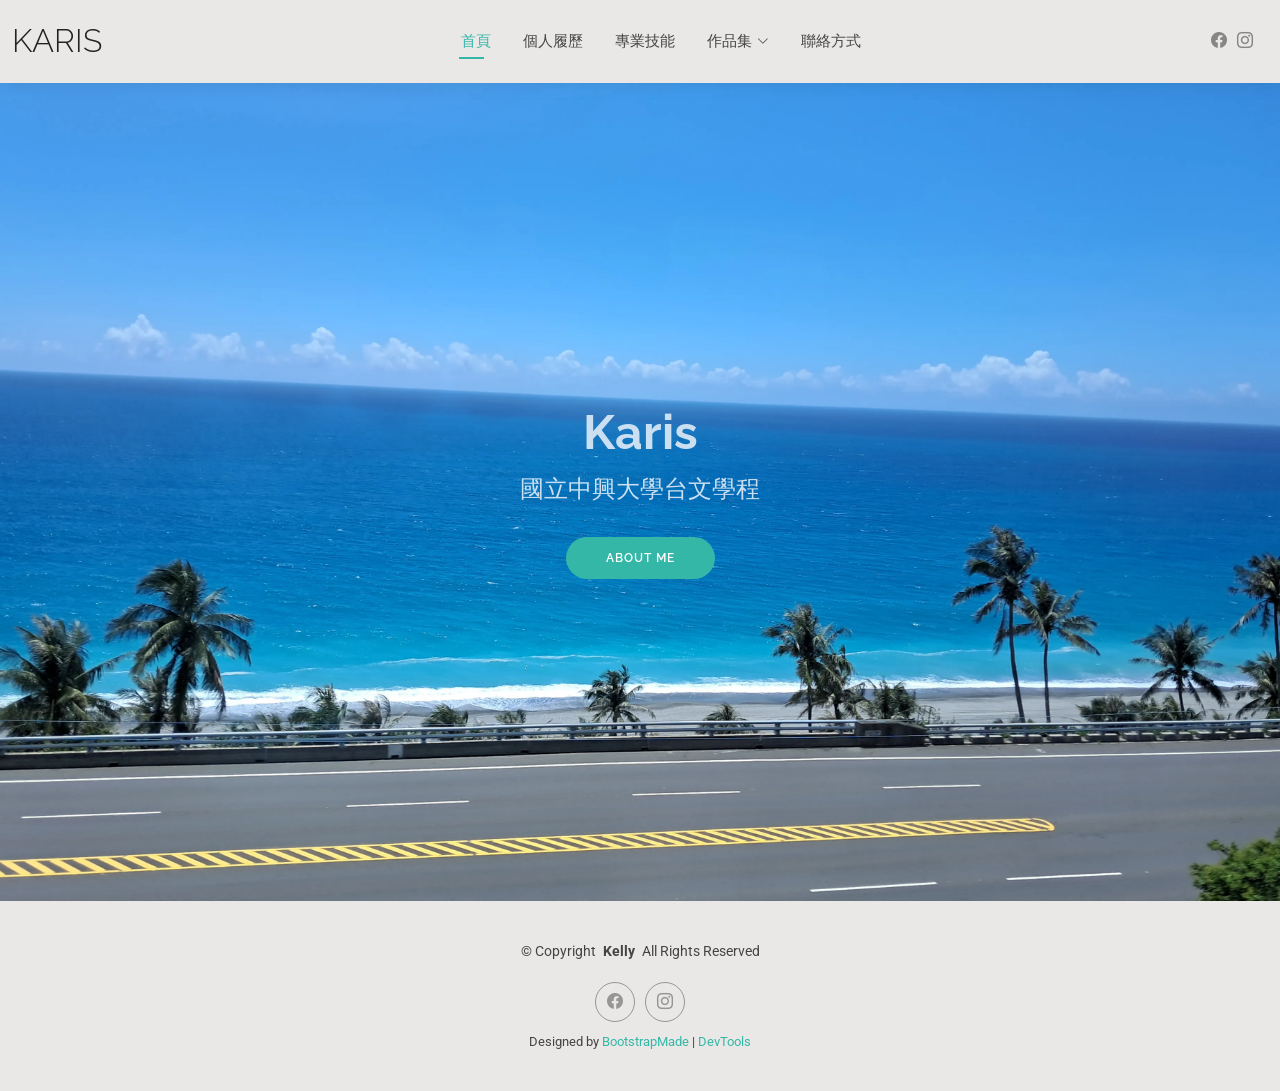
<file: index.html>
<!DOCTYPE html>
<html lang="zh-Hant">

<head>
  <meta charset="utf-8">
  <meta content="width=device-width, initial-scale=1.0" name="viewport">
  <title>Karis</title>
  <meta name="description" content="">
  <meta name="keywords" content="">

  <!-- Favicons -->
  <link href="assets/img/favicon.png" rel="icon">
  <link href="assets/img/apple-touch-icon.png" rel="apple-touch-icon">

  <!-- Fonts -->
  <link href="https://fonts.googleapis.com" rel="preconnect">
  <link href="https://fonts.gstatic.com" rel="preconnect" crossorigin>
  <link href="https://fonts.googleapis.com/css2?family=Roboto:ital,wght@0,100;0,300;0,400;0,500;0,700;0,900;1,100;1,300;1,400;1,500;1,700;1,900&family=Poppins:ital,wght@0,100;0,200;0,300;0,400;0,500;0,600;0,700;0,800;0,900;1,100;1,200;1,300;1,400;1,500;1,600;1,700;1,800;1,900&family=Raleway:ital,wght@0,100;0,200;0,300;0,400;0,500;0,600;0,700;0,800;0,900;1,100;1,200;1,300;1,400;1,500;1,600;1,700;1,800;1,900&display=swap" rel="stylesheet">

  <!-- Vendor CSS Files -->
  <link href="assets/vendor/bootstrap/css/bootstrap.min.css" rel="stylesheet">
  <link href="assets/vendor/bootstrap-icons/bootstrap-icons.css" rel="stylesheet">
  <link href="assets/vendor/aos/aos.css" rel="stylesheet">
  <link href="assets/vendor/swiper/swiper-bundle.min.css" rel="stylesheet">
  <link href="assets/vendor/glightbox/css/glightbox.min.css" rel="stylesheet">

  <!-- Main CSS File -->
  <link href="assets/css/main.css" rel="stylesheet">

  <!-- =======================================================
  * Template Name: Karis
  * Template URL: https://bootstrapmade.com/kelly-free-bootstrap-cv-resume-html-template/
  * Updated: Aug 07 2024 with Bootstrap v5.3.3
  * Author: BootstrapMade.com
  * License: https://bootstrapmade.com/license/
  ======================================================== -->
</head>

<body class="index-page">

  <header id="header" class="header d-flex align-items-center light-background sticky-top">
    <div class="container-fluid position-relative d-flex align-items-center justify-content-between">

      <a href="index.html" class="logo d-flex align-items-center me-auto me-xl-0">
        <!-- Uncomment the line below if you also wish to use an image logo -->
        <!-- <img src="assets/img/logo.png" alt=""> -->
        <h1 class="sitename">Karis</h1>
      </a>

      <nav id="navmenu" class="navmenu">
        <ul>
          <li><a href="index.html" class="active">首頁</a></li>
          <li><a href="about.html">個人履歷</a></li>
          <!--<li><a href="resume.html">簡歷</a></li>-->
          <li><a href="services.html">專業技能</a></li>
          <!--<li><a href="portfolio.html">作品集</a></li>-->
          <li class="dropdown"><a href="#"><span>作品集</span> <i class="bi bi-chevron-down toggle-dropdown"></i></a>
            <ul>
              <li><a href="#">台灣人文</a></li>
             <!-- <li class="dropdown"><a href="#"><span></span>Deep Dropdow<i class="bi bi-chevron-down toggle-dropdown"></i></a>
                <ul>
                  <li><a href="#">Deep Dropdown 1</a></li>
                  <li><a href="#">Deep Dropdown 2</a></li>
                  <li><a href="#">Deep Dropdown 3</a></li>
                  <li><a href="#">Deep Dropdown 4</a></li>
                  <li><a href="#">Deep Dropdown 5</a></li>
                </ul>-->
              </li>
              <li><a href="#">跨國文化</a></li>
              <li><a href="#">文化新創</a></li>
             <!-- <li><a href="#">Dropdown 4</a></li>-->
            </ul>
          </li>
          <li><a href="contact.html">聯絡方式</a></li>
        </ul>
        <i class="mobile-nav-toggle d-xl-none bi bi-list"></i>
      </nav>

      <div class="header-social-links">
        <a href="#" class="facebook"><i class="bi bi-facebook"></i></a>
        <a href="#" class="instagram"><i class="bi bi-instagram"></i></a>
      </div>

    </div>
  </header>

  <main class="main">

    <!-- Hero Section -->
    <section id="hero" class="hero section">

      <img src="assets/img/hero-bg.webp" alt="" data-aos="fade-in">

      <div class="container text-center" data-aos="zoom-out" data-aos-delay="100">
        <div class="row justify-content-center">
          <div class="col-lg-8">
            <h2><font style="color:rgb(202, 223, 241);">Karis</font></h2>
            <p>國立中興大學台文學程</p>
            <a href="about.html" class="btn-get-started">About Me</a>
          </div>
        </div>
      </div>

    </section><!-- /Hero Section -->

  </main>

  <footer id="footer" class="footer light-background">

    <div class="container">
      <div class="copyright text-center ">
        <p>© <span>Copyright</span> <strong class="px-1 sitename">Kelly</strong> <span>All Rights Reserved<br></span></p>
      </div>
      <div class="social-links d-flex justify-content-center">
        <a href=""><i class="bi bi-facebook"></i></a>
        <a href=""><i class="bi bi-instagram"></i></a>
      </div>
      <div class="credits">
        <!-- All the links in the footer should remain intact. -->
        <!-- You can delete the links only if you've purchased the pro version. -->
        <!-- Licensing information: https://bootstrapmade.com/license/ -->
        <!-- Purchase the pro version with working PHP/AJAX contact form: [buy-url] -->
        Designed by <a href="https://bootstrapmade.com/">BootstrapMade</a> | <a href="https://bootstrapmade.com/tools/">DevTools</a>
      </div>
    </div>

  </footer>

  <!-- Scroll Top -->
  <a href="#" id="scroll-top" class="scroll-top d-flex align-items-center justify-content-center"><i class="bi bi-arrow-up-short"></i></a>

  <!-- Preloader -->
  <div id="preloader"></div>

  <!-- Vendor JS Files -->
  <script src="assets/vendor/bootstrap/js/bootstrap.bundle.min.js"></script>
  <script src="assets/vendor/php-email-form/validate.js"></script>
  <script src="assets/vendor/aos/aos.js"></script>
  <script src="assets/vendor/waypoints/noframework.waypoints.js"></script>
  <script src="assets/vendor/purecounter/purecounter_vanilla.js"></script>
  <script src="assets/vendor/swiper/swiper-bundle.min.js"></script>
  <script src="assets/vendor/glightbox/js/glightbox.min.js"></script>
  <script src="assets/vendor/imagesloaded/imagesloaded.pkgd.min.js"></script>
  <script src="assets/vendor/isotope-layout/isotope.pkgd.min.js"></script>

  <!-- Main JS File -->
  <script src="assets/js/main.js"></script>

</body>

</html>
</file>
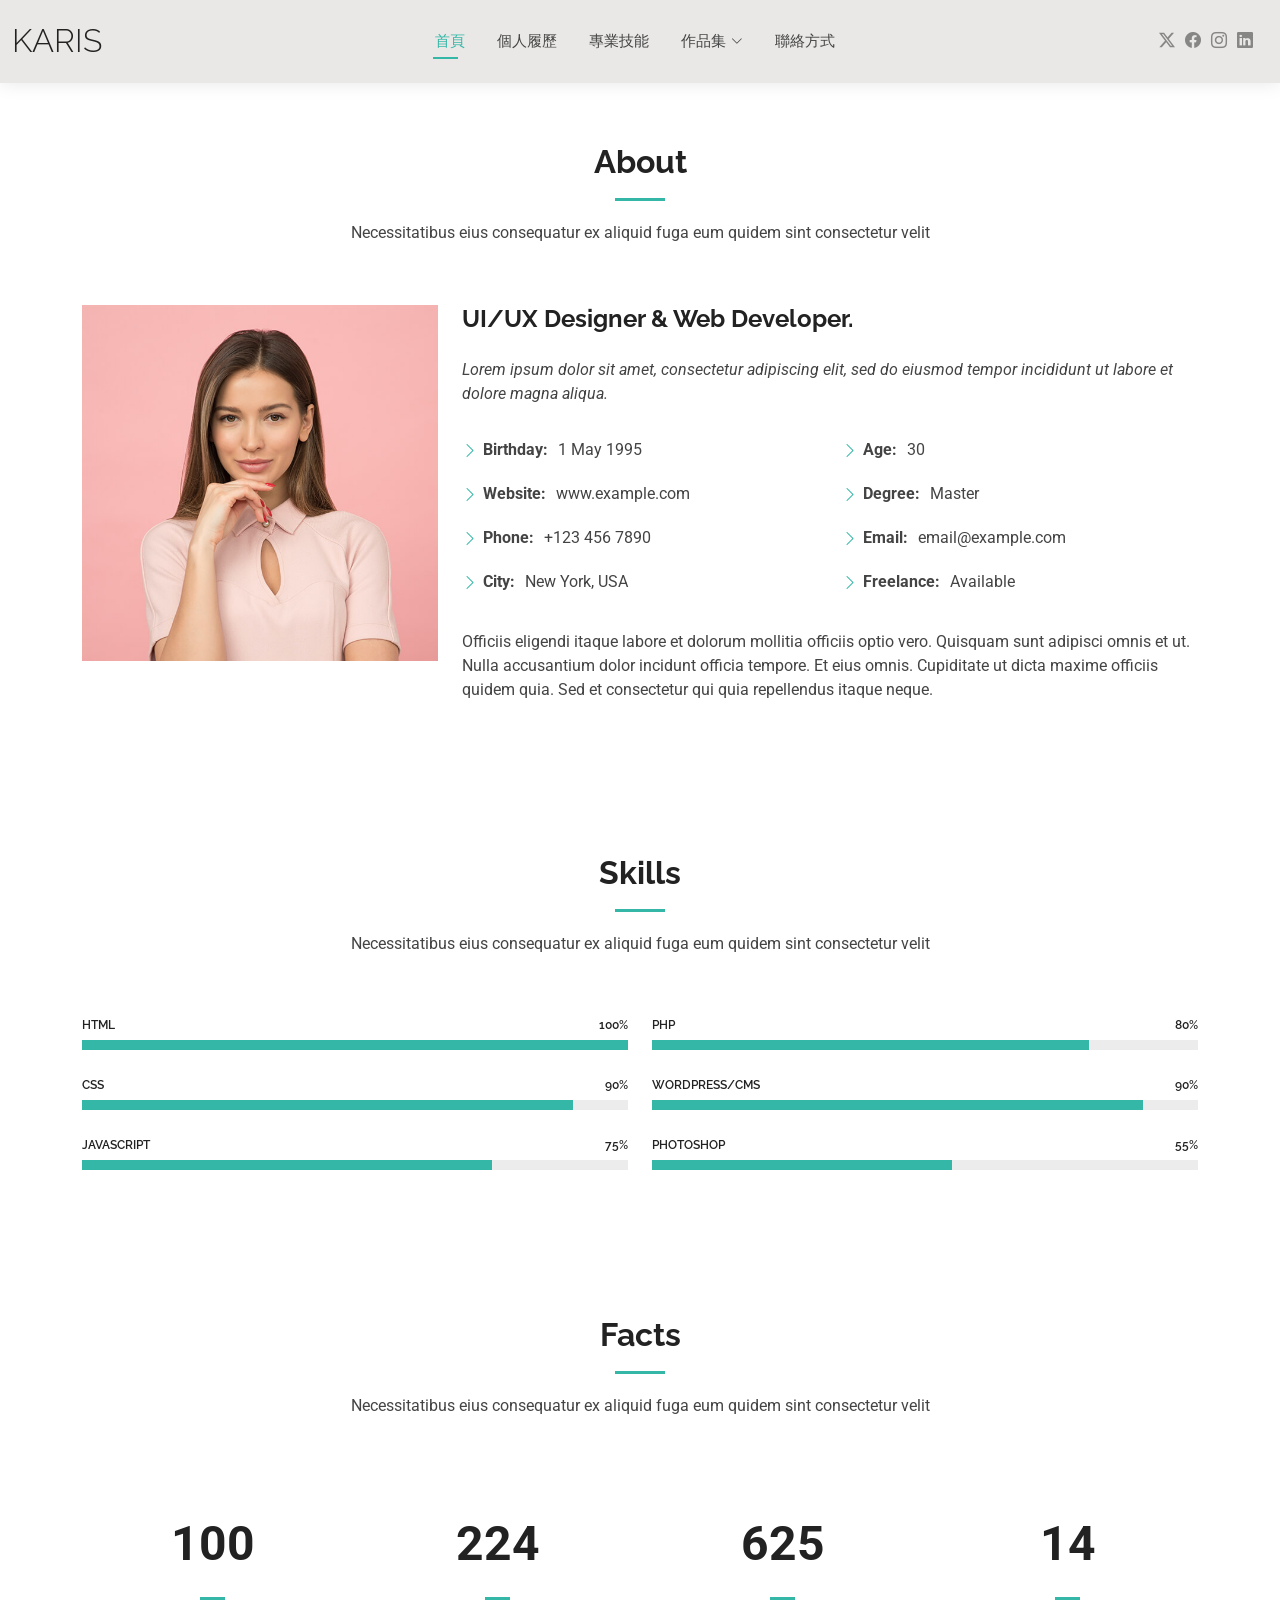
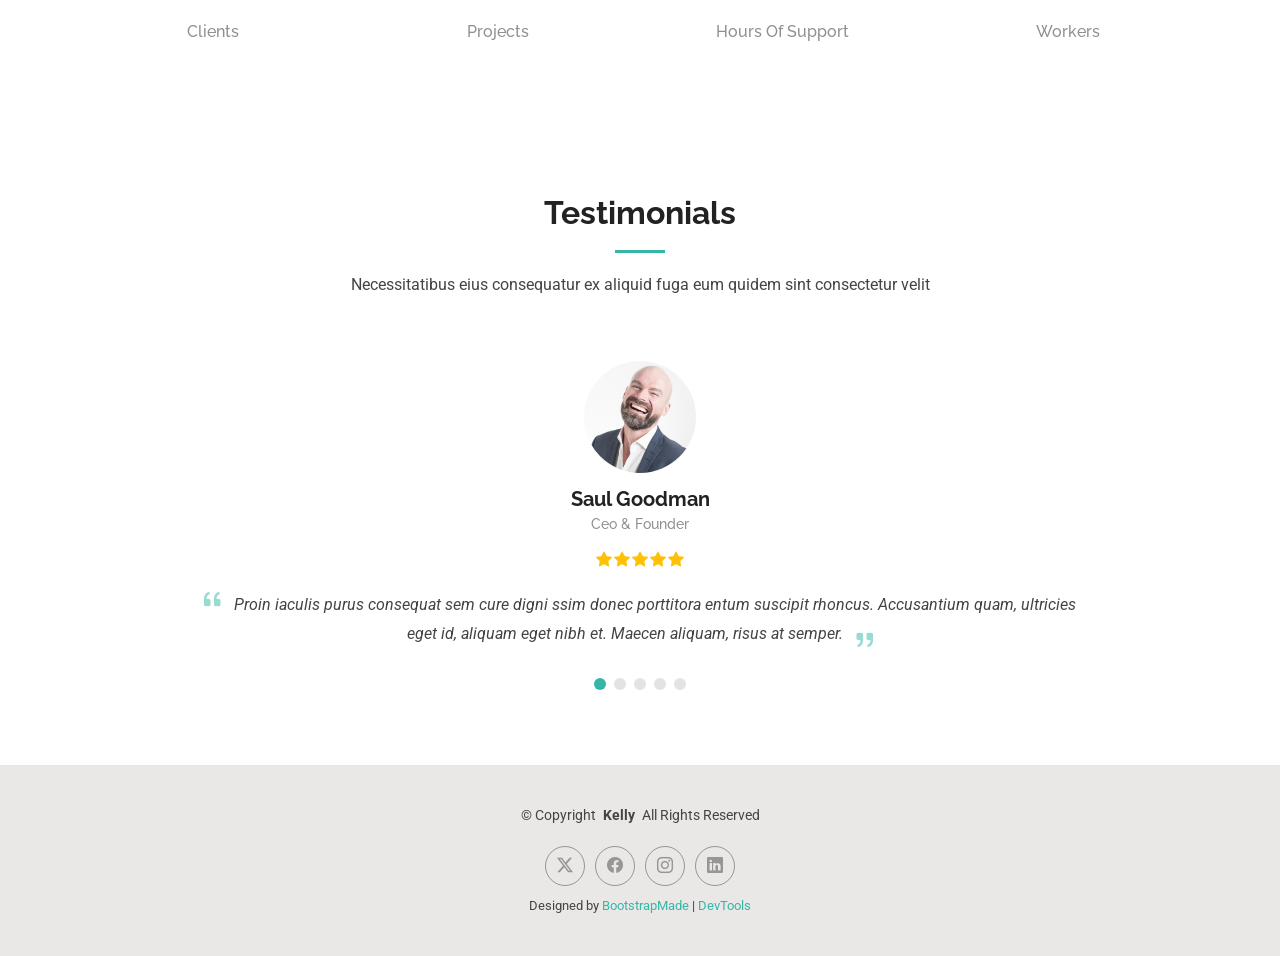
<file: about.html>
<!DOCTYPE html>
<html lang="en">

<head>
  <meta charset="utf-8">
  <meta content="width=device-width, initial-scale=1.0" name="viewport">
  <title>About - Kelly Bootstrap Template</title>
  <meta name="description" content="">
  <meta name="keywords" content="">

  <!-- Favicons -->
  <link href="assets/img/favicon.png" rel="icon">
  <link href="assets/img/apple-touch-icon.png" rel="apple-touch-icon">

  <!-- Fonts -->
  <link href="https://fonts.googleapis.com" rel="preconnect">
  <link href="https://fonts.gstatic.com" rel="preconnect" crossorigin>
  <link href="https://fonts.googleapis.com/css2?family=Roboto:ital,wght@0,100;0,300;0,400;0,500;0,700;0,900;1,100;1,300;1,400;1,500;1,700;1,900&family=Poppins:ital,wght@0,100;0,200;0,300;0,400;0,500;0,600;0,700;0,800;0,900;1,100;1,200;1,300;1,400;1,500;1,600;1,700;1,800;1,900&family=Raleway:ital,wght@0,100;0,200;0,300;0,400;0,500;0,600;0,700;0,800;0,900;1,100;1,200;1,300;1,400;1,500;1,600;1,700;1,800;1,900&display=swap" rel="stylesheet">

  <!-- Vendor CSS Files -->
  <link href="assets/vendor/bootstrap/css/bootstrap.min.css" rel="stylesheet">
  <link href="assets/vendor/bootstrap-icons/bootstrap-icons.css" rel="stylesheet">
  <link href="assets/vendor/aos/aos.css" rel="stylesheet">
  <link href="assets/vendor/swiper/swiper-bundle.min.css" rel="stylesheet">
  <link href="assets/vendor/glightbox/css/glightbox.min.css" rel="stylesheet">

  <!-- Main CSS File -->
  <link href="assets/css/main.css" rel="stylesheet">

  <!-- =======================================================
  * Template Name: Kelly
  * Template URL: https://bootstrapmade.com/kelly-free-bootstrap-cv-resume-html-template/
  * Updated: Aug 07 2024 with Bootstrap v5.3.3
  * Author: BootstrapMade.com
  * License: https://bootstrapmade.com/license/
  ======================================================== -->
</head>

<body class="about-page">

   <header id="header" class="header d-flex align-items-center light-background sticky-top">
    <div class="container-fluid position-relative d-flex align-items-center justify-content-between">

      <a href="index.html" class="logo d-flex align-items-center me-auto me-xl-0">
        <!-- Uncomment the line below if you also wish to use an image logo -->
        <!-- <img src="assets/img/logo.png" alt=""> -->
        <h1 class="sitename">Karis</h1>
      </a>

      <nav id="navmenu" class="navmenu">
        <ul>
          <li><a href="index.html" class="active">首頁</a></li>
          <li><a href="about.html">個人履歷</a></li>
          <!--<li><a href="resume.html">簡歷</a></li>-->
          <li><a href="services.html">專業技能</a></li>
          <!--<li><a href="portfolio.html">作品集</a></li>-->
          <li class="dropdown"><a href="#"><span>作品集</span> <i class="bi bi-chevron-down toggle-dropdown"></i></a>
            <ul>
              <li><a href="#">台灣人文</a></li>
             <!-- <li class="dropdown"><a href="#"><span></span>Deep Dropdow<i class="bi bi-chevron-down toggle-dropdown"></i></a>
                <ul>
                  <li><a href="#">Deep Dropdown 1</a></li>
                  <li><a href="#">Deep Dropdown 2</a></li>
                  <li><a href="#">Deep Dropdown 3</a></li>
                  <li><a href="#">Deep Dropdown 4</a></li>
                  <li><a href="#">Deep Dropdown 5</a></li>
                </ul>-->
              </li>
              <li><a href="#">跨國文化</a></li>
              <li><a href="#">文化新創</a></li>
             <!-- <li><a href="#">Dropdown 4</a></li>-->
            </ul>
          </li>
          <li><a href="contact.html">聯絡方式</a></li>
        </ul>
        <i class="mobile-nav-toggle d-xl-none bi bi-list"></i>
      </nav>

      <div class="header-social-links">
        <a href="#" class="twitter"><i class="bi bi-twitter-x"></i></a>
        <a href="#" class="facebook"><i class="bi bi-facebook"></i></a>
        <a href="#" class="instagram"><i class="bi bi-instagram"></i></a>
        <a href="#" class="linkedin"><i class="bi bi-linkedin"></i></a>
      </div>

    </div>
  </header>
  <main class="main">

    <!-- About Section -->
    <section id="about" class="about section">

      <!-- Section Title -->
      <div class="container section-title" data-aos="fade-up">
        <h2>About</h2>
        <p>Necessitatibus eius consequatur ex aliquid fuga eum quidem sint consectetur velit</p>
      </div><!-- End Section Title -->

      <div class="container" data-aos="fade-up" data-aos-delay="100">

        <div class="row gy-4 justify-content-center">
          <div class="col-lg-4">
            <img src="assets/img/profile-img.jpg" class="img-fluid" alt="">
          </div>
          <div class="col-lg-8 content">
            <h2>UI/UX Designer &amp; Web Developer.</h2>
            <p class="fst-italic py-3">
              Lorem ipsum dolor sit amet, consectetur adipiscing elit, sed do eiusmod tempor incididunt ut labore et dolore
              magna aliqua.
            </p>
            <div class="row">
              <div class="col-lg-6">
                <ul>
                  <li><i class="bi bi-chevron-right"></i> <strong>Birthday:</strong> <span>1 May 1995</span></li>
                  <li><i class="bi bi-chevron-right"></i> <strong>Website:</strong> <span>www.example.com</span></li>
                  <li><i class="bi bi-chevron-right"></i> <strong>Phone:</strong> <span>+123 456 7890</span></li>
                  <li><i class="bi bi-chevron-right"></i> <strong>City:</strong> <span>New York, USA</span></li>
                </ul>
              </div>
              <div class="col-lg-6">
                <ul>
                  <li><i class="bi bi-chevron-right"></i> <strong>Age:</strong> <span>30</span></li>
                  <li><i class="bi bi-chevron-right"></i> <strong>Degree:</strong> <span>Master</span></li>
                  <li><i class="bi bi-chevron-right"></i> <strong>Email:</strong> <span>email@example.com</span></li>
                  <li><i class="bi bi-chevron-right"></i> <strong>Freelance:</strong> <span>Available</span></li>
                </ul>
              </div>
            </div>
            <p class="py-3">
              Officiis eligendi itaque labore et dolorum mollitia officiis optio vero. Quisquam sunt adipisci omnis et ut. Nulla accusantium dolor incidunt officia tempore. Et eius omnis.
              Cupiditate ut dicta maxime officiis quidem quia. Sed et consectetur qui quia repellendus itaque neque.
            </p>
          </div>
        </div>

      </div>

    </section><!-- /About Section -->

    <!-- Skills Section -->
    <section id="skills" class="skills section">

      <!-- Section Title -->
      <div class="container section-title" data-aos="fade-up">
        <h2>Skills</h2>
        <p>Necessitatibus eius consequatur ex aliquid fuga eum quidem sint consectetur velit</p>
      </div><!-- End Section Title -->

      <div class="container" data-aos="fade-up" data-aos-delay="100">

        <div class="row skills-content skills-animation">

          <div class="col-lg-6">

            <div class="progress">
              <span class="skill"><span>HTML</span> <i class="val">100%</i></span>
              <div class="progress-bar-wrap">
                <div class="progress-bar" role="progressbar" aria-valuenow="100" aria-valuemin="0" aria-valuemax="100"></div>
              </div>
            </div><!-- End Skills Item -->

            <div class="progress">
              <span class="skill"><span>CSS</span> <i class="val">90%</i></span>
              <div class="progress-bar-wrap">
                <div class="progress-bar" role="progressbar" aria-valuenow="90" aria-valuemin="0" aria-valuemax="100"></div>
              </div>
            </div><!-- End Skills Item -->

            <div class="progress">
              <span class="skill"><span>JavaScript</span> <i class="val">75%</i></span>
              <div class="progress-bar-wrap">
                <div class="progress-bar" role="progressbar" aria-valuenow="75" aria-valuemin="0" aria-valuemax="100"></div>
              </div>
            </div><!-- End Skills Item -->

          </div>

          <div class="col-lg-6">

            <div class="progress">
              <span class="skill"><span>PHP</span> <i class="val">80%</i></span>
              <div class="progress-bar-wrap">
                <div class="progress-bar" role="progressbar" aria-valuenow="80" aria-valuemin="0" aria-valuemax="100"></div>
              </div>
            </div><!-- End Skills Item -->

            <div class="progress">
              <span class="skill"><span>WordPress/CMS</span> <i class="val">90%</i></span>
              <div class="progress-bar-wrap">
                <div class="progress-bar" role="progressbar" aria-valuenow="90" aria-valuemin="0" aria-valuemax="100"></div>
              </div>
            </div><!-- End Skills Item -->

            <div class="progress">
              <span class="skill"><span>Photoshop</span> <i class="val">55%</i></span>
              <div class="progress-bar-wrap">
                <div class="progress-bar" role="progressbar" aria-valuenow="55" aria-valuemin="0" aria-valuemax="100"></div>
              </div>
            </div><!-- End Skills Item -->

          </div>

        </div>

      </div>

    </section><!-- /Skills Section -->

    <!-- Stats Section -->
    <section id="stats" class="stats section">

      <!-- Section Title -->
      <div class="container section-title" data-aos="fade-up">
        <h2>Facts</h2>
        <p>Necessitatibus eius consequatur ex aliquid fuga eum quidem sint consectetur velit</p>
      </div><!-- End Section Title -->

      <div class="container" data-aos="fade-up" data-aos-delay="100">

        <div class="row gy-4">

          <div class="col-lg-3 col-md-6">
            <div class="stats-item text-center w-100 h-100">
              <span data-purecounter-start="0" data-purecounter-end="232" data-purecounter-duration="1" class="purecounter"></span>
              <p>Clients</p>
            </div>
          </div><!-- End Stats Item -->

          <div class="col-lg-3 col-md-6">
            <div class="stats-item text-center w-100 h-100">
              <span data-purecounter-start="0" data-purecounter-end="521" data-purecounter-duration="1" class="purecounter"></span>
              <p>Projects</p>
            </div>
          </div><!-- End Stats Item -->

          <div class="col-lg-3 col-md-6">
            <div class="stats-item text-center w-100 h-100">
              <span data-purecounter-start="0" data-purecounter-end="1453" data-purecounter-duration="1" class="purecounter"></span>
              <p>Hours Of Support</p>
            </div>
          </div><!-- End Stats Item -->

          <div class="col-lg-3 col-md-6">
            <div class="stats-item text-center w-100 h-100">
              <span data-purecounter-start="0" data-purecounter-end="32" data-purecounter-duration="1" class="purecounter"></span>
              <p>Workers</p>
            </div>
          </div><!-- End Stats Item -->

        </div>

      </div>

    </section><!-- /Stats Section -->

    <!-- Testimonials Section -->
    <section id="testimonials" class="testimonials section">

      <!-- Section Title -->
      <div class="container section-title" data-aos="fade-up">
        <h2>Testimonials</h2>
        <p>Necessitatibus eius consequatur ex aliquid fuga eum quidem sint consectetur velit</p>
      </div><!-- End Section Title -->

      <div class="container" data-aos="fade-up" data-aos-delay="100">

        <div class="swiper init-swiper">
          <script type="application/json" class="swiper-config">
            {
              "loop": true,
              "speed": 600,
              "autoplay": {
                "delay": 5000
              },
              "slidesPerView": "auto",
              "pagination": {
                "el": ".swiper-pagination",
                "type": "bullets",
                "clickable": true
              }
            }
          </script>
          <div class="swiper-wrapper">

            <div class="swiper-slide">
              <div class="testimonial-item">
                <img src="assets/img/testimonials/testimonials-1.jpg" class="testimonial-img" alt="">
                <h3>Saul Goodman</h3>
                <h4>Ceo &amp; Founder</h4>
                <div class="stars">
                  <i class="bi bi-star-fill"></i><i class="bi bi-star-fill"></i><i class="bi bi-star-fill"></i><i class="bi bi-star-fill"></i><i class="bi bi-star-fill"></i>
                </div>
                <p>
                  <i class="bi bi-quote quote-icon-left"></i>
                  <span>Proin iaculis purus consequat sem cure digni ssim donec porttitora entum suscipit rhoncus. Accusantium quam, ultricies eget id, aliquam eget nibh et. Maecen aliquam, risus at semper.</span>
                  <i class="bi bi-quote quote-icon-right"></i>
                </p>
              </div>
            </div><!-- End testimonial item -->

            <div class="swiper-slide">
              <div class="testimonial-item">
                <img src="assets/img/testimonials/testimonials-2.jpg" class="testimonial-img" alt="">
                <h3>Sara Wilsson</h3>
                <h4>Designer</h4>
                <div class="stars">
                  <i class="bi bi-star-fill"></i><i class="bi bi-star-fill"></i><i class="bi bi-star-fill"></i><i class="bi bi-star-fill"></i><i class="bi bi-star-fill"></i>
                </div>
                <p>
                  <i class="bi bi-quote quote-icon-left"></i>
                  <span>Export tempor illum tamen malis malis eram quae irure esse labore quem cillum quid cillum eram malis quorum velit fore eram velit sunt aliqua noster fugiat irure amet legam anim culpa.</span>
                  <i class="bi bi-quote quote-icon-right"></i>
                </p>
              </div>
            </div><!-- End testimonial item -->

            <div class="swiper-slide">
              <div class="testimonial-item">
                <img src="assets/img/testimonials/testimonials-3.jpg" class="testimonial-img" alt="">
                <h3>Jena Karlis</h3>
                <h4>Store Owner</h4>
                <div class="stars">
                  <i class="bi bi-star-fill"></i><i class="bi bi-star-fill"></i><i class="bi bi-star-fill"></i><i class="bi bi-star-fill"></i><i class="bi bi-star-fill"></i>
                </div>
                <p>
                  <i class="bi bi-quote quote-icon-left"></i>
                  <span>Enim nisi quem export duis labore cillum quae magna enim sint quorum nulla quem veniam duis minim tempor labore quem eram duis noster aute amet eram fore quis sint minim.</span>
                  <i class="bi bi-quote quote-icon-right"></i>
                </p>
              </div>
            </div><!-- End testimonial item -->

            <div class="swiper-slide">
              <div class="testimonial-item">
                <img src="assets/img/testimonials/testimonials-4.jpg" class="testimonial-img" alt="">
                <h3>Matt Brandon</h3>
                <h4>Freelancer</h4>
                <div class="stars">
                  <i class="bi bi-star-fill"></i><i class="bi bi-star-fill"></i><i class="bi bi-star-fill"></i><i class="bi bi-star-fill"></i><i class="bi bi-star-fill"></i>
                </div>
                <p>
                  <i class="bi bi-quote quote-icon-left"></i>
                  <span>Fugiat enim eram quae cillum dolore dolor amet nulla culpa multos export minim fugiat minim velit minim dolor enim duis veniam ipsum anim magna sunt elit fore quem dolore labore illum veniam.</span>
                  <i class="bi bi-quote quote-icon-right"></i>
                </p>
              </div>
            </div><!-- End testimonial item -->

            <div class="swiper-slide">
              <div class="testimonial-item">
                <img src="assets/img/testimonials/testimonials-5.jpg" class="testimonial-img" alt="">
                <h3>John Larson</h3>
                <h4>Entrepreneur</h4>
                <div class="stars">
                  <i class="bi bi-star-fill"></i><i class="bi bi-star-fill"></i><i class="bi bi-star-fill"></i><i class="bi bi-star-fill"></i><i class="bi bi-star-fill"></i>
                </div>
                <p>
                  <i class="bi bi-quote quote-icon-left"></i>
                  <span>Quis quorum aliqua sint quem legam fore sunt eram irure aliqua veniam tempor noster veniam enim culpa labore duis sunt culpa nulla illum cillum fugiat legam esse veniam culpa fore nisi cillum quid.</span>
                  <i class="bi bi-quote quote-icon-right"></i>
                </p>
              </div>
            </div><!-- End testimonial item -->

          </div>
          <div class="swiper-pagination"></div>
        </div>

      </div>

    </section><!-- /Testimonials Section -->

  </main>

  <footer id="footer" class="footer light-background">

    <div class="container">
      <div class="copyright text-center ">
        <p>© <span>Copyright</span> <strong class="px-1 sitename">Kelly</strong> <span>All Rights Reserved<br></span></p>
      </div>
      <div class="social-links d-flex justify-content-center">
        <a href=""><i class="bi bi-twitter-x"></i></a>
        <a href=""><i class="bi bi-facebook"></i></a>
        <a href=""><i class="bi bi-instagram"></i></a>
        <a href=""><i class="bi bi-linkedin"></i></a>
      </div>
      <div class="credits">
        <!-- All the links in the footer should remain intact. -->
        <!-- You can delete the links only if you've purchased the pro version. -->
        <!-- Licensing information: https://bootstrapmade.com/license/ -->
        <!-- Purchase the pro version with working PHP/AJAX contact form: [buy-url] -->
        Designed by <a href="https://bootstrapmade.com/">BootstrapMade</a> | <a href="https://bootstrapmade.com/tools/">DevTools</a>
      </div>
    </div>

  </footer>

  <!-- Scroll Top -->
  <a href="#" id="scroll-top" class="scroll-top d-flex align-items-center justify-content-center"><i class="bi bi-arrow-up-short"></i></a>

  <!-- Preloader -->
  <div id="preloader"></div>

  <!-- Vendor JS Files -->
  <script src="assets/vendor/bootstrap/js/bootstrap.bundle.min.js"></script>
  <script src="assets/vendor/php-email-form/validate.js"></script>
  <script src="assets/vendor/aos/aos.js"></script>
  <script src="assets/vendor/waypoints/noframework.waypoints.js"></script>
  <script src="assets/vendor/purecounter/purecounter_vanilla.js"></script>
  <script src="assets/vendor/swiper/swiper-bundle.min.js"></script>
  <script src="assets/vendor/glightbox/js/glightbox.min.js"></script>
  <script src="assets/vendor/imagesloaded/imagesloaded.pkgd.min.js"></script>
  <script src="assets/vendor/isotope-layout/isotope.pkgd.min.js"></script>

  <!-- Main JS File -->
  <script src="assets/js/main.js"></script>

</body>

</html>
</file>
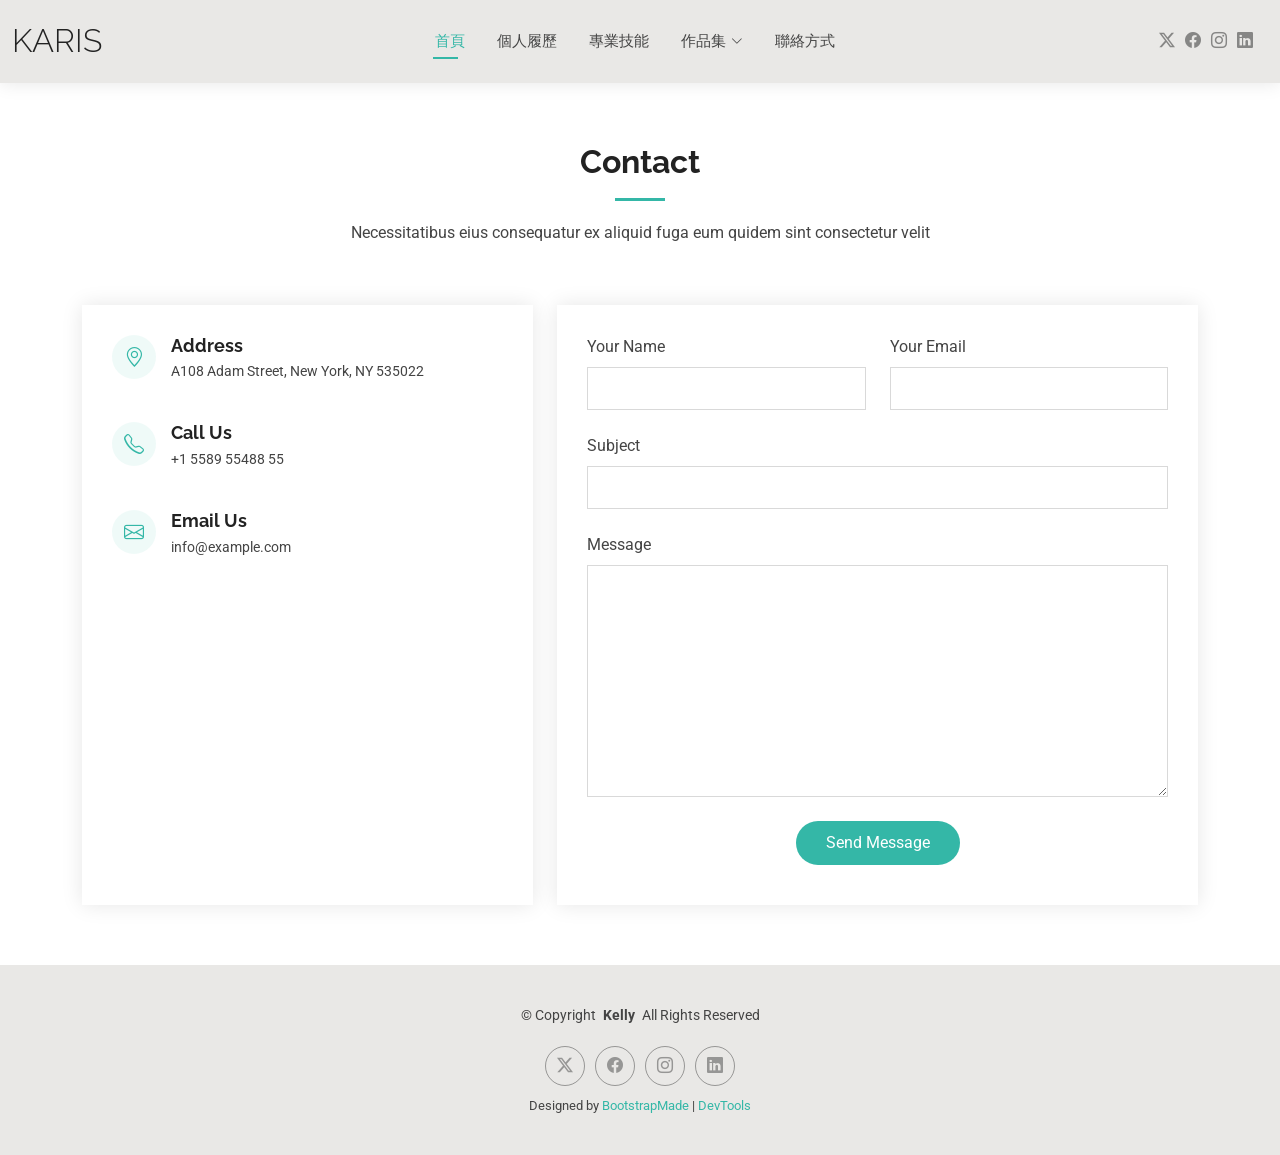
<file: contact.html>
<!DOCTYPE html>
<html lang="en">

<head>
  <meta charset="utf-8">
  <meta content="width=device-width, initial-scale=1.0" name="viewport">
  <title>Contact - Kelly Bootstrap Template</title>
  <meta name="description" content="">
  <meta name="keywords" content="">

  <!-- Favicons -->
  <link href="assets/img/favicon.png" rel="icon">
  <link href="assets/img/apple-touch-icon.png" rel="apple-touch-icon">

  <!-- Fonts -->
  <link href="https://fonts.googleapis.com" rel="preconnect">
  <link href="https://fonts.gstatic.com" rel="preconnect" crossorigin>
  <link href="https://fonts.googleapis.com/css2?family=Roboto:ital,wght@0,100;0,300;0,400;0,500;0,700;0,900;1,100;1,300;1,400;1,500;1,700;1,900&family=Poppins:ital,wght@0,100;0,200;0,300;0,400;0,500;0,600;0,700;0,800;0,900;1,100;1,200;1,300;1,400;1,500;1,600;1,700;1,800;1,900&family=Raleway:ital,wght@0,100;0,200;0,300;0,400;0,500;0,600;0,700;0,800;0,900;1,100;1,200;1,300;1,400;1,500;1,600;1,700;1,800;1,900&display=swap" rel="stylesheet">

  <!-- Vendor CSS Files -->
  <link href="assets/vendor/bootstrap/css/bootstrap.min.css" rel="stylesheet">
  <link href="assets/vendor/bootstrap-icons/bootstrap-icons.css" rel="stylesheet">
  <link href="assets/vendor/aos/aos.css" rel="stylesheet">
  <link href="assets/vendor/swiper/swiper-bundle.min.css" rel="stylesheet">
  <link href="assets/vendor/glightbox/css/glightbox.min.css" rel="stylesheet">

  <!-- Main CSS File -->
  <link href="assets/css/main.css" rel="stylesheet">

  <!-- =======================================================
  * Template Name: Kelly
  * Template URL: https://bootstrapmade.com/kelly-free-bootstrap-cv-resume-html-template/
  * Updated: Aug 07 2024 with Bootstrap v5.3.3
  * Author: BootstrapMade.com
  * License: https://bootstrapmade.com/license/
  ======================================================== -->
</head>

<body class="contact-page">

   <header id="header" class="header d-flex align-items-center light-background sticky-top">
    <div class="container-fluid position-relative d-flex align-items-center justify-content-between">

      <a href="index.html" class="logo d-flex align-items-center me-auto me-xl-0">
        <!-- Uncomment the line below if you also wish to use an image logo -->
        <!-- <img src="assets/img/logo.png" alt=""> -->
        <h1 class="sitename">Karis</h1>
      </a>

      <nav id="navmenu" class="navmenu">
        <ul>
          <li><a href="index.html" class="active">首頁</a></li>
          <li><a href="about.html">個人履歷</a></li>
          <!--<li><a href="resume.html">簡歷</a></li>-->
          <li><a href="services.html">專業技能</a></li>
          <!--<li><a href="portfolio.html">作品集</a></li>-->
          <li class="dropdown"><a href="#"><span>作品集</span> <i class="bi bi-chevron-down toggle-dropdown"></i></a>
            <ul>
              <li><a href="#">台灣人文</a></li>
             <!-- <li class="dropdown"><a href="#"><span></span>Deep Dropdow<i class="bi bi-chevron-down toggle-dropdown"></i></a>
                <ul>
                  <li><a href="#">Deep Dropdown 1</a></li>
                  <li><a href="#">Deep Dropdown 2</a></li>
                  <li><a href="#">Deep Dropdown 3</a></li>
                  <li><a href="#">Deep Dropdown 4</a></li>
                  <li><a href="#">Deep Dropdown 5</a></li>
                </ul>-->
              </li>
              <li><a href="#">跨國文化</a></li>
              <li><a href="#">文化新創</a></li>
             <!-- <li><a href="#">Dropdown 4</a></li>-->
            </ul>
          </li>
          <li><a href="contact.html">聯絡方式</a></li>
        </ul>
        <i class="mobile-nav-toggle d-xl-none bi bi-list"></i>
      </nav>

      <div class="header-social-links">
        <a href="#" class="twitter"><i class="bi bi-twitter-x"></i></a>
        <a href="#" class="facebook"><i class="bi bi-facebook"></i></a>
        <a href="#" class="instagram"><i class="bi bi-instagram"></i></a>
        <a href="#" class="linkedin"><i class="bi bi-linkedin"></i></a>
      </div>

    </div>
  </header>

  <main class="main">

    <!-- Contact Section -->
    <section id="contact" class="contact section">

      <!-- Section Title -->
      <div class="container section-title" data-aos="fade-up">
        <h2>Contact</h2>
        <p>Necessitatibus eius consequatur ex aliquid fuga eum quidem sint consectetur velit</p>
      </div><!-- End Section Title -->

      <div class="container" data-aos="fade-up" data-aos-delay="100">

        <div class="row gy-4">

          <div class="col-lg-5">

            <div class="info-wrap">
              <div class="info-item d-flex" data-aos="fade-up" data-aos-delay="200">
                <i class="bi bi-geo-alt flex-shrink-0"></i>
                <div>
                  <h3>Address</h3>
                  <p>A108 Adam Street, New York, NY 535022</p>
                </div>
              </div><!-- End Info Item -->

              <div class="info-item d-flex" data-aos="fade-up" data-aos-delay="300">
                <i class="bi bi-telephone flex-shrink-0"></i>
                <div>
                  <h3>Call Us</h3>
                  <p>+1 5589 55488 55</p>
                </div>
              </div><!-- End Info Item -->

              <div class="info-item d-flex" data-aos="fade-up" data-aos-delay="400">
                <i class="bi bi-envelope flex-shrink-0"></i>
                <div>
                  <h3>Email Us</h3>
                  <p>info@example.com</p>
                </div>
              </div><!-- End Info Item -->

              <iframe src="https://www.google.com/maps/embed?pb=!1m14!1m8!1m3!1d48389.78314118045!2d-74.006138!3d40.710059!3m2!1i1024!2i768!4f13.1!3m3!1m2!1s0x89c25a22a3bda30d%3A0xb89d1fe6bc499443!2sDowntown%20Conference%20Center!5e0!3m2!1sen!2sus!4v1676961268712!5m2!1sen!2sus" frameborder="0" style="border:0; width: 100%; height: 270px;" allowfullscreen="" loading="lazy" referrerpolicy="no-referrer-when-downgrade"></iframe>
            </div>
          </div>

          <div class="col-lg-7">
            <form action="forms/contact.php" method="post" class="php-email-form" data-aos="fade-up" data-aos-delay="200">
              <div class="row gy-4">

                <div class="col-md-6">
                  <label for="name-field" class="pb-2">Your Name</label>
                  <input type="text" name="name" id="name-field" class="form-control" required="">
                </div>

                <div class="col-md-6">
                  <label for="email-field" class="pb-2">Your Email</label>
                  <input type="email" class="form-control" name="email" id="email-field" required="">
                </div>

                <div class="col-md-12">
                  <label for="subject-field" class="pb-2">Subject</label>
                  <input type="text" class="form-control" name="subject" id="subject-field" required="">
                </div>

                <div class="col-md-12">
                  <label for="message-field" class="pb-2">Message</label>
                  <textarea class="form-control" name="message" rows="10" id="message-field" required=""></textarea>
                </div>

                <div class="col-md-12 text-center">
                  <div class="loading">Loading</div>
                  <div class="error-message"></div>
                  <div class="sent-message">Your message has been sent. Thank you!</div>

                  <button type="submit">Send Message</button>
                </div>

              </div>
            </form>
          </div><!-- End Contact Form -->

        </div>

      </div>

    </section><!-- /Contact Section -->

  </main>

  <footer id="footer" class="footer light-background">

    <div class="container">
      <div class="copyright text-center ">
        <p>© <span>Copyright</span> <strong class="px-1 sitename">Kelly</strong> <span>All Rights Reserved<br></span></p>
      </div>
      <div class="social-links d-flex justify-content-center">
        <a href=""><i class="bi bi-twitter-x"></i></a>
        <a href=""><i class="bi bi-facebook"></i></a>
        <a href=""><i class="bi bi-instagram"></i></a>
        <a href=""><i class="bi bi-linkedin"></i></a>
      </div>
      <div class="credits">
        <!-- All the links in the footer should remain intact. -->
        <!-- You can delete the links only if you've purchased the pro version. -->
        <!-- Licensing information: https://bootstrapmade.com/license/ -->
        <!-- Purchase the pro version with working PHP/AJAX contact form: [buy-url] -->
        Designed by <a href="https://bootstrapmade.com/">BootstrapMade</a> | <a href="https://bootstrapmade.com/tools/">DevTools</a>
      </div>
    </div>

  </footer>

  <!-- Scroll Top -->
  <a href="#" id="scroll-top" class="scroll-top d-flex align-items-center justify-content-center"><i class="bi bi-arrow-up-short"></i></a>

  <!-- Preloader -->
  <div id="preloader"></div>

  <!-- Vendor JS Files -->
  <script src="assets/vendor/bootstrap/js/bootstrap.bundle.min.js"></script>
  <script src="assets/vendor/php-email-form/validate.js"></script>
  <script src="assets/vendor/aos/aos.js"></script>
  <script src="assets/vendor/waypoints/noframework.waypoints.js"></script>
  <script src="assets/vendor/purecounter/purecounter_vanilla.js"></script>
  <script src="assets/vendor/swiper/swiper-bundle.min.js"></script>
  <script src="assets/vendor/glightbox/js/glightbox.min.js"></script>
  <script src="assets/vendor/imagesloaded/imagesloaded.pkgd.min.js"></script>
  <script src="assets/vendor/isotope-layout/isotope.pkgd.min.js"></script>

  <!-- Main JS File -->
  <script src="assets/js/main.js"></script>

</body>

</html>
</file>
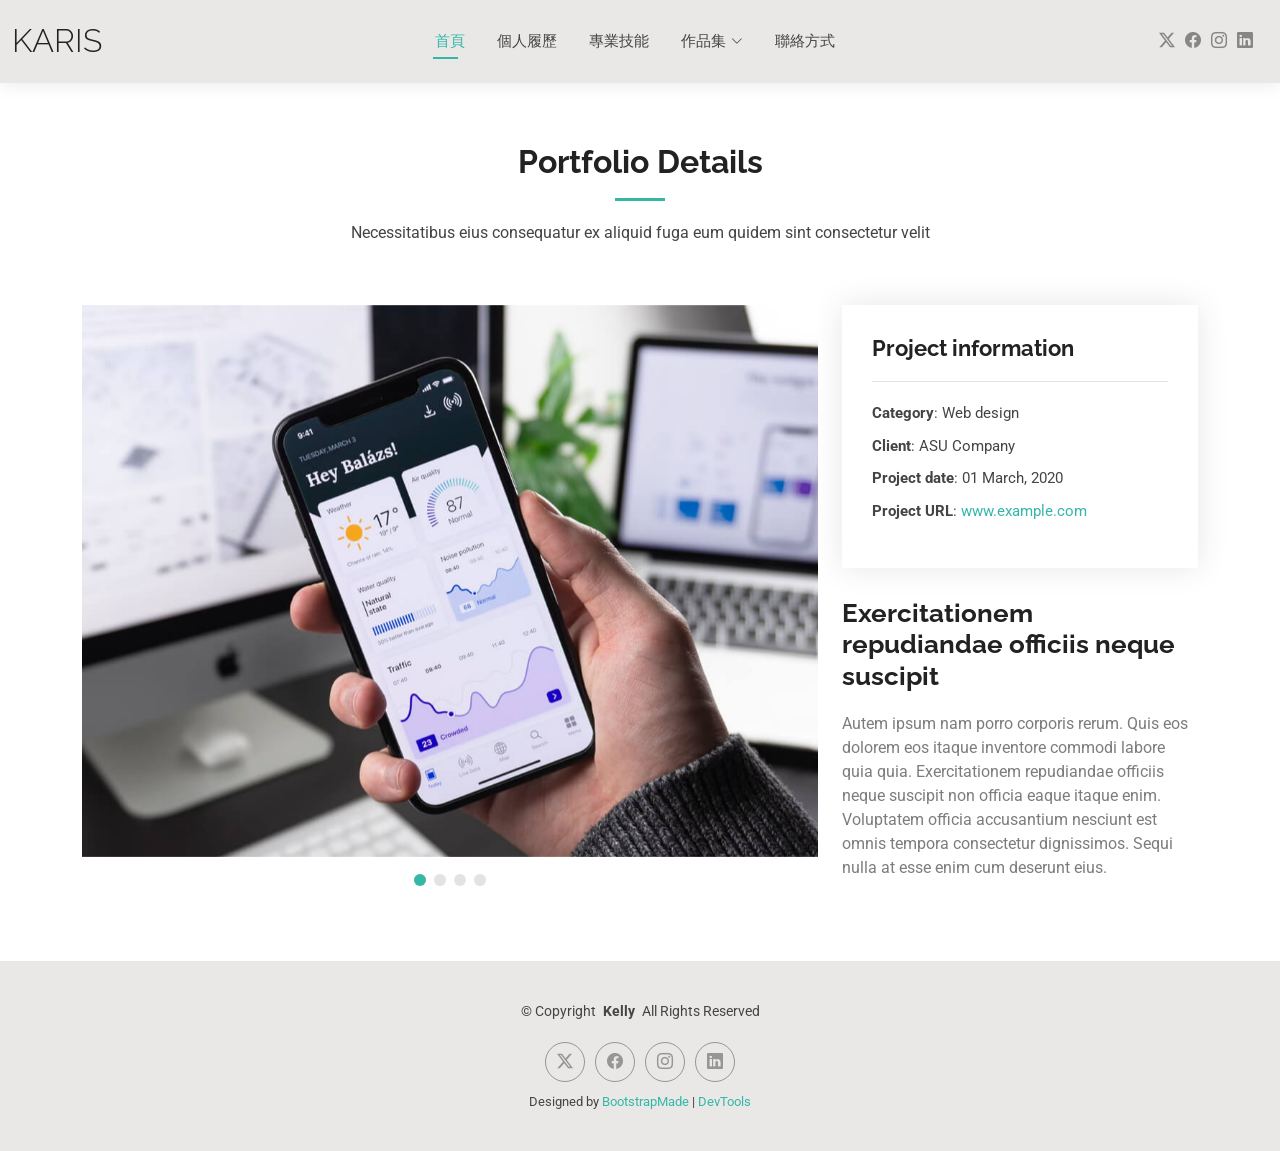
<file: portfolio-details.html>
<!DOCTYPE html>
<html lang="en">

<head>
  <meta charset="utf-8">
  <meta content="width=device-width, initial-scale=1.0" name="viewport">
  <title>Portfolio Details - Kelly Bootstrap Template</title>
  <meta name="description" content="">
  <meta name="keywords" content="">

  <!-- Favicons -->
  <link href="assets/img/favicon.png" rel="icon">
  <link href="assets/img/apple-touch-icon.png" rel="apple-touch-icon">

  <!-- Fonts -->
  <link href="https://fonts.googleapis.com" rel="preconnect">
  <link href="https://fonts.gstatic.com" rel="preconnect" crossorigin>
  <link href="https://fonts.googleapis.com/css2?family=Roboto:ital,wght@0,100;0,300;0,400;0,500;0,700;0,900;1,100;1,300;1,400;1,500;1,700;1,900&family=Poppins:ital,wght@0,100;0,200;0,300;0,400;0,500;0,600;0,700;0,800;0,900;1,100;1,200;1,300;1,400;1,500;1,600;1,700;1,800;1,900&family=Raleway:ital,wght@0,100;0,200;0,300;0,400;0,500;0,600;0,700;0,800;0,900;1,100;1,200;1,300;1,400;1,500;1,600;1,700;1,800;1,900&display=swap" rel="stylesheet">

  <!-- Vendor CSS Files -->
  <link href="assets/vendor/bootstrap/css/bootstrap.min.css" rel="stylesheet">
  <link href="assets/vendor/bootstrap-icons/bootstrap-icons.css" rel="stylesheet">
  <link href="assets/vendor/aos/aos.css" rel="stylesheet">
  <link href="assets/vendor/swiper/swiper-bundle.min.css" rel="stylesheet">
  <link href="assets/vendor/glightbox/css/glightbox.min.css" rel="stylesheet">

  <!-- Main CSS File -->
  <link href="assets/css/main.css" rel="stylesheet">

  <!-- =======================================================
  * Template Name: Kelly
  * Template URL: https://bootstrapmade.com/kelly-free-bootstrap-cv-resume-html-template/
  * Updated: Aug 07 2024 with Bootstrap v5.3.3
  * Author: BootstrapMade.com
  * License: https://bootstrapmade.com/license/
  ======================================================== -->
</head>

<body class="portfolio-details-page">

   <header id="header" class="header d-flex align-items-center light-background sticky-top">
    <div class="container-fluid position-relative d-flex align-items-center justify-content-between">

      <a href="index.html" class="logo d-flex align-items-center me-auto me-xl-0">
        <!-- Uncomment the line below if you also wish to use an image logo -->
        <!-- <img src="assets/img/logo.png" alt=""> -->
        <h1 class="sitename">Karis</h1>
      </a>

      <nav id="navmenu" class="navmenu">
        <ul>
          <li><a href="index.html" class="active">首頁</a></li>
          <li><a href="about.html">個人履歷</a></li>
          <!--<li><a href="resume.html">簡歷</a></li>-->
          <li><a href="services.html">專業技能</a></li>
          <!--<li><a href="portfolio.html">作品集</a></li>-->
          <li class="dropdown"><a href="#"><span>作品集</span> <i class="bi bi-chevron-down toggle-dropdown"></i></a>
            <ul>
              <li><a href="#">台灣人文</a></li>
             <!-- <li class="dropdown"><a href="#"><span></span>Deep Dropdow<i class="bi bi-chevron-down toggle-dropdown"></i></a>
                <ul>
                  <li><a href="#">Deep Dropdown 1</a></li>
                  <li><a href="#">Deep Dropdown 2</a></li>
                  <li><a href="#">Deep Dropdown 3</a></li>
                  <li><a href="#">Deep Dropdown 4</a></li>
                  <li><a href="#">Deep Dropdown 5</a></li>
                </ul>-->
              </li>
              <li><a href="#">跨國文化</a></li>
              <li><a href="#">文化新創</a></li>
             <!-- <li><a href="#">Dropdown 4</a></li>-->
            </ul>
          </li>
          <li><a href="contact.html">聯絡方式</a></li>
        </ul>
        <i class="mobile-nav-toggle d-xl-none bi bi-list"></i>
      </nav>

      <div class="header-social-links">
        <a href="#" class="twitter"><i class="bi bi-twitter-x"></i></a>
        <a href="#" class="facebook"><i class="bi bi-facebook"></i></a>
        <a href="#" class="instagram"><i class="bi bi-instagram"></i></a>
        <a href="#" class="linkedin"><i class="bi bi-linkedin"></i></a>
      </div>

    </div>
  </header>

  <main class="main">

    <!-- Portfolio Details Section -->
    <section id="portfolio-details" class="portfolio-details section">

      <!-- Section Title -->
      <div class="container section-title" data-aos="fade-up">
        <h2>Portfolio Details</h2>
        <p>Necessitatibus eius consequatur ex aliquid fuga eum quidem sint consectetur velit</p>
      </div><!-- End Section Title -->

      <div class="container" data-aos="fade-up" data-aos-delay="100">

        <div class="row gy-4">

          <div class="col-lg-8">
            <div class="portfolio-details-slider swiper init-swiper">

              <script type="application/json" class="swiper-config">
                {
                  "loop": true,
                  "speed": 600,
                  "autoplay": {
                    "delay": 5000
                  },
                  "slidesPerView": "auto",
                  "pagination": {
                    "el": ".swiper-pagination",
                    "type": "bullets",
                    "clickable": true
                  }
                }
              </script>

              <div class="swiper-wrapper align-items-center">

                <div class="swiper-slide">
                  <img src="assets/img/portfolio/app-1.jpg" alt="">
                </div>

                <div class="swiper-slide">
                  <img src="assets/img/portfolio/product-1.jpg" alt="">
                </div>

                <div class="swiper-slide">
                  <img src="assets/img/portfolio/branding-1.jpg" alt="">
                </div>

                <div class="swiper-slide">
                  <img src="assets/img/portfolio/books-1.jpg" alt="">
                </div>

              </div>
              <div class="swiper-pagination"></div>
            </div>
          </div>

          <div class="col-lg-4">
            <div class="portfolio-info" data-aos="fade-up" data-aos-delay="200">
              <h3>Project information</h3>
              <ul>
                <li><strong>Category</strong>: Web design</li>
                <li><strong>Client</strong>: ASU Company</li>
                <li><strong>Project date</strong>: 01 March, 2020</li>
                <li><strong>Project URL</strong>: <a href="#">www.example.com</a></li>
              </ul>
            </div>
            <div class="portfolio-description" data-aos="fade-up" data-aos-delay="300">
              <h2>Exercitationem repudiandae officiis neque suscipit</h2>
              <p>
                Autem ipsum nam porro corporis rerum. Quis eos dolorem eos itaque inventore commodi labore quia quia. Exercitationem repudiandae officiis neque suscipit non officia eaque itaque enim. Voluptatem officia accusantium nesciunt est omnis tempora consectetur dignissimos. Sequi nulla at esse enim cum deserunt eius.
              </p>
            </div>
          </div>

        </div>

      </div>

    </section><!-- /Portfolio Details Section -->

  </main>

  <footer id="footer" class="footer light-background">

    <div class="container">
      <div class="copyright text-center ">
        <p>© <span>Copyright</span> <strong class="px-1 sitename">Kelly</strong> <span>All Rights Reserved<br></span></p>
      </div>
      <div class="social-links d-flex justify-content-center">
        <a href=""><i class="bi bi-twitter-x"></i></a>
        <a href=""><i class="bi bi-facebook"></i></a>
        <a href=""><i class="bi bi-instagram"></i></a>
        <a href=""><i class="bi bi-linkedin"></i></a>
      </div>
      <div class="credits">
        <!-- All the links in the footer should remain intact. -->
        <!-- You can delete the links only if you've purchased the pro version. -->
        <!-- Licensing information: https://bootstrapmade.com/license/ -->
        <!-- Purchase the pro version with working PHP/AJAX contact form: [buy-url] -->
        Designed by <a href="https://bootstrapmade.com/">BootstrapMade</a> | <a href="https://bootstrapmade.com/tools/">DevTools</a>
      </div>
    </div>

  </footer>

  <!-- Scroll Top -->
  <a href="#" id="scroll-top" class="scroll-top d-flex align-items-center justify-content-center"><i class="bi bi-arrow-up-short"></i></a>

  <!-- Preloader -->
  <div id="preloader"></div>

  <!-- Vendor JS Files -->
  <script src="assets/vendor/bootstrap/js/bootstrap.bundle.min.js"></script>
  <script src="assets/vendor/php-email-form/validate.js"></script>
  <script src="assets/vendor/aos/aos.js"></script>
  <script src="assets/vendor/waypoints/noframework.waypoints.js"></script>
  <script src="assets/vendor/purecounter/purecounter_vanilla.js"></script>
  <script src="assets/vendor/swiper/swiper-bundle.min.js"></script>
  <script src="assets/vendor/glightbox/js/glightbox.min.js"></script>
  <script src="assets/vendor/imagesloaded/imagesloaded.pkgd.min.js"></script>
  <script src="assets/vendor/isotope-layout/isotope.pkgd.min.js"></script>

  <!-- Main JS File -->
  <script src="assets/js/main.js"></script>

</body>

</html>
</file>
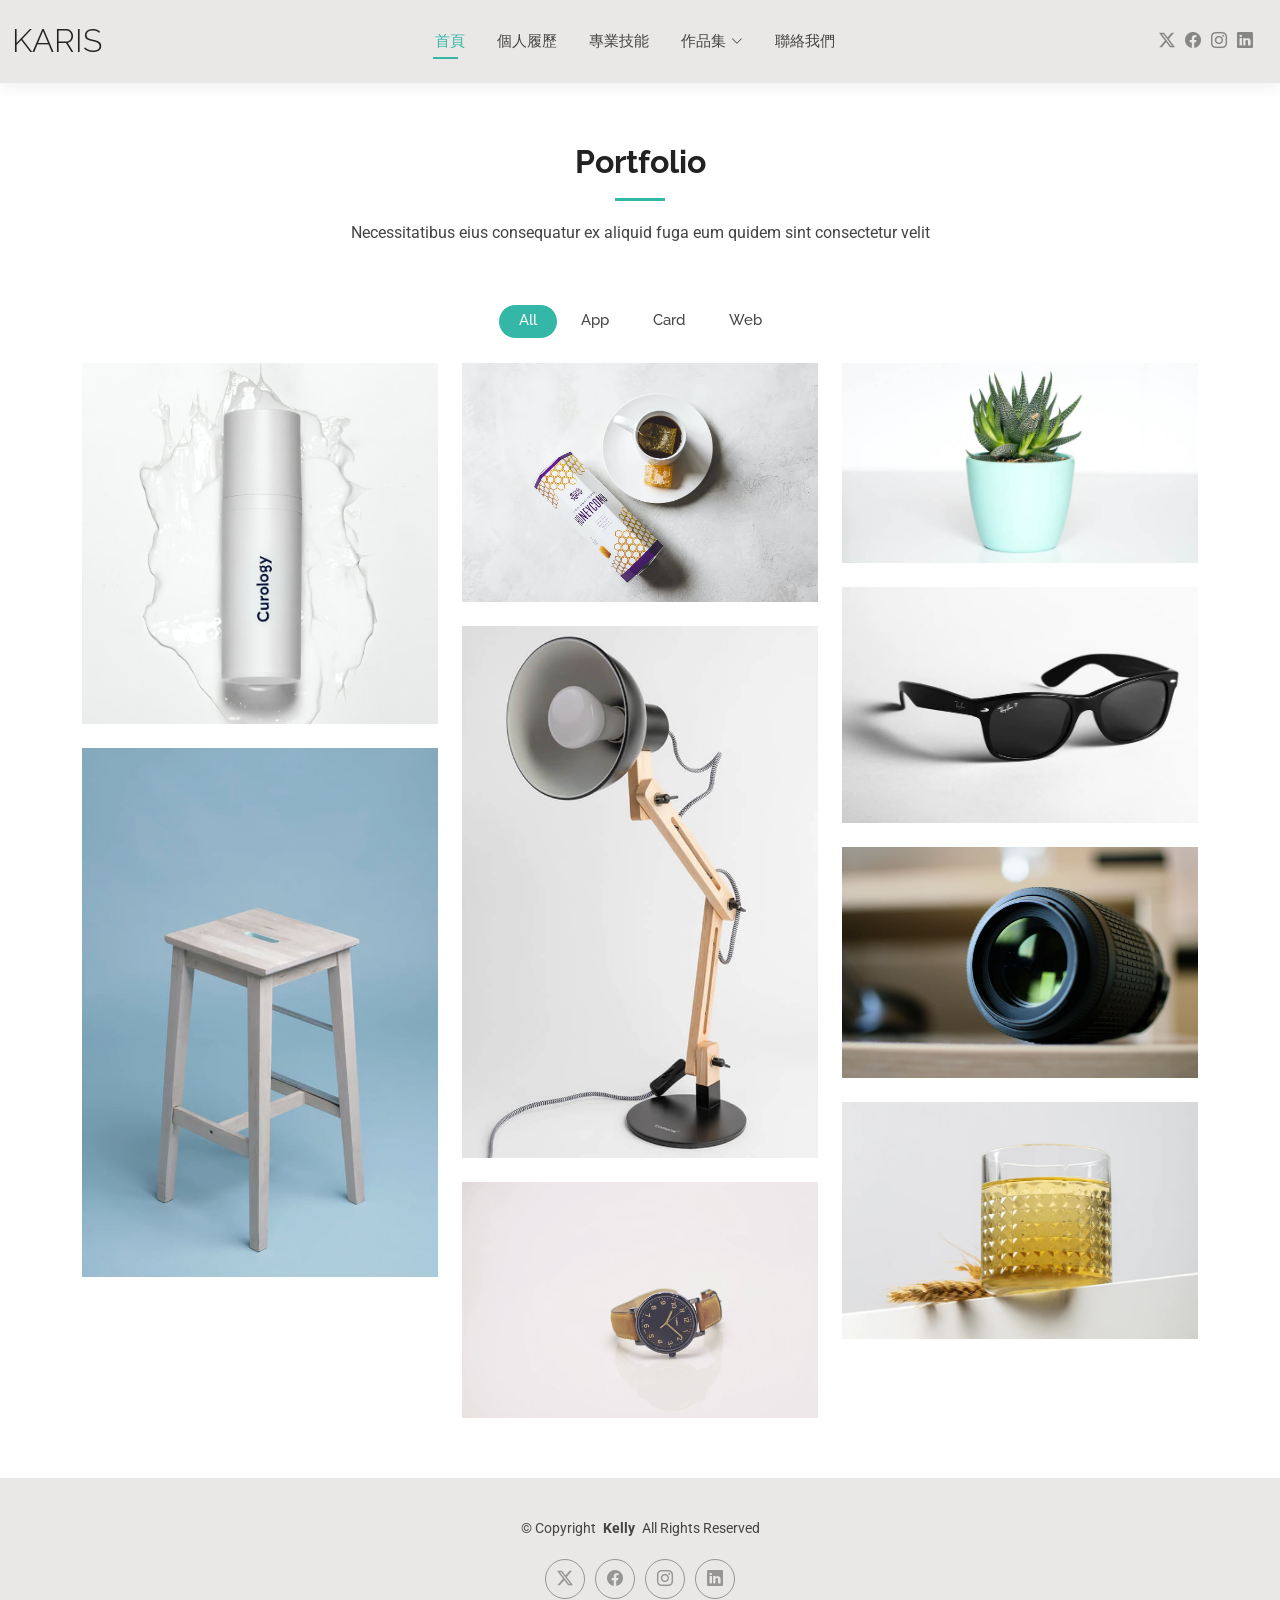
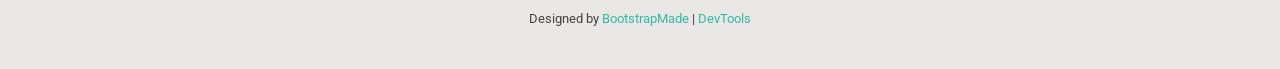
<file: portfolio.html>
<!DOCTYPE html>
<html lang="en">

<head>
  <meta charset="utf-8">
  <meta content="width=device-width, initial-scale=1.0" name="viewport">
  <title>Portfolio - Kelly Bootstrap Template</title>
  <meta name="description" content="">
  <meta name="keywords" content="">

  <!-- Favicons -->
  <link href="assets/img/favicon.png" rel="icon">
  <link href="assets/img/apple-touch-icon.png" rel="apple-touch-icon">

  <!-- Fonts -->
  <link href="https://fonts.googleapis.com" rel="preconnect">
  <link href="https://fonts.gstatic.com" rel="preconnect" crossorigin>
  <link href="https://fonts.googleapis.com/css2?family=Roboto:ital,wght@0,100;0,300;0,400;0,500;0,700;0,900;1,100;1,300;1,400;1,500;1,700;1,900&family=Poppins:ital,wght@0,100;0,200;0,300;0,400;0,500;0,600;0,700;0,800;0,900;1,100;1,200;1,300;1,400;1,500;1,600;1,700;1,800;1,900&family=Raleway:ital,wght@0,100;0,200;0,300;0,400;0,500;0,600;0,700;0,800;0,900;1,100;1,200;1,300;1,400;1,500;1,600;1,700;1,800;1,900&display=swap" rel="stylesheet">

  <!-- Vendor CSS Files -->
  <link href="assets/vendor/bootstrap/css/bootstrap.min.css" rel="stylesheet">
  <link href="assets/vendor/bootstrap-icons/bootstrap-icons.css" rel="stylesheet">
  <link href="assets/vendor/aos/aos.css" rel="stylesheet">
  <link href="assets/vendor/swiper/swiper-bundle.min.css" rel="stylesheet">
  <link href="assets/vendor/glightbox/css/glightbox.min.css" rel="stylesheet">

  <!-- Main CSS File -->
  <link href="assets/css/main.css" rel="stylesheet">

  <!-- =======================================================
  * Template Name: Kelly
  * Template URL: https://bootstrapmade.com/kelly-free-bootstrap-cv-resume-html-template/
  * Updated: Aug 07 2024 with Bootstrap v5.3.3
  * Author: BootstrapMade.com
  * License: https://bootstrapmade.com/license/
  ======================================================== -->
</head>

<body class="portfolio-page">

  <header id="header" class="header d-flex align-items-center light-background sticky-top">
    <div class="container-fluid position-relative d-flex align-items-center justify-content-between">

      <a href="index.html" class="logo d-flex align-items-center me-auto me-xl-0">
        <!-- Uncomment the line below if you also wish to use an image logo -->
        <!-- <img src="assets/img/logo.png" alt=""> -->
        <h1 class="sitename">Karis</h1>
      </a>

      <nav id="navmenu" class="navmenu">
        <ul>
          <li><a href="index.html" class="active">首頁</a></li>
          <li><a href="about.html">個人履歷</a></li>
          <!--<li><a href="resume.html">簡歷</a></li>-->
          <li><a href="services.html">專業技能</a></li>
          <!--<li><a href="portfolio.html">作品集</a></li>-->
          <li class="dropdown"><a href="#"><span>作品集</span> <i class="bi bi-chevron-down toggle-dropdown"></i></a>
            <ul>
              <li><a href="#">台灣人文</a></li>
             <!-- <li class="dropdown"><a href="#"><span></span>Deep Dropdow<i class="bi bi-chevron-down toggle-dropdown"></i></a>
                <ul>
                  <li><a href="#">Deep Dropdown 1</a></li>
                  <li><a href="#">Deep Dropdown 2</a></li>
                  <li><a href="#">Deep Dropdown 3</a></li>
                  <li><a href="#">Deep Dropdown 4</a></li>
                  <li><a href="#">Deep Dropdown 5</a></li>
                </ul>-->
              </li>
              <li><a href="#">跨國文化</a></li>
              <li><a href="#">文化新創</a></li>
             <!-- <li><a href="#">Dropdown 4</a></li>-->
            </ul>
          </li>
          <li><a href="contact.html">聯絡我們</a></li>
        </ul>
        <i class="mobile-nav-toggle d-xl-none bi bi-list"></i>
      </nav>

      <div class="header-social-links">
        <a href="#" class="twitter"><i class="bi bi-twitter-x"></i></a>
        <a href="#" class="facebook"><i class="bi bi-facebook"></i></a>
        <a href="#" class="instagram"><i class="bi bi-instagram"></i></a>
        <a href="#" class="linkedin"><i class="bi bi-linkedin"></i></a>
      </div>

    </div>
  </header>

  <main class="main">

    <!-- Portfolio Section -->
    <section id="portfolio" class="portfolio section">

      <!-- Section Title -->
      <div class="container section-title" data-aos="fade-up">
        <h2>Portfolio</h2>
        <p>Necessitatibus eius consequatur ex aliquid fuga eum quidem sint consectetur velit</p>
      </div><!-- End Section Title -->

      <div class="container">

        <div class="isotope-layout" data-default-filter="*" data-layout="masonry" data-sort="original-order">

          <ul class="portfolio-filters isotope-filters" data-aos="fade-up" data-aos-delay="100">
            <li data-filter="*" class="filter-active">All</li>
            <li data-filter=".filter-app">App</li>
            <li data-filter=".filter-product">Card</li>
            <li data-filter=".filter-branding">Web</li>
          </ul><!-- End Portfolio Filters -->

          <div class="row gy-4 isotope-container" data-aos="fade-up" data-aos-delay="200">

            <div class="col-lg-4 col-md-6 portfolio-item isotope-item filter-app">
              <img src="assets/img/masonry-portfolio/masonry-portfolio-1.jpg" class="img-fluid" alt="">
              <div class="portfolio-info">
                <h4>App 1</h4>
                <p>Lorem ipsum, dolor sit</p>
                <a href="assets/img/masonry-portfolio/masonry-portfolio-1.jpg" title="App 1" data-gallery="portfolio-gallery-app" class="glightbox preview-link"><i class="bi bi-zoom-in"></i></a>
                <a href="portfolio-details.html" title="More Details" class="details-link"><i class="bi bi-link-45deg"></i></a>
              </div>
            </div><!-- End Portfolio Item -->

            <div class="col-lg-4 col-md-6 portfolio-item isotope-item filter-product">
              <img src="assets/img/masonry-portfolio/masonry-portfolio-2.jpg" class="img-fluid" alt="">
              <div class="portfolio-info">
                <h4>Product 1</h4>
                <p>Lorem ipsum, dolor sit</p>
                <a href="assets/img/masonry-portfolio/masonry-portfolio-2.jpg" title="Product 1" data-gallery="portfolio-gallery-product" class="glightbox preview-link"><i class="bi bi-zoom-in"></i></a>
                <a href="portfolio-details.html" title="More Details" class="details-link"><i class="bi bi-link-45deg"></i></a>
              </div>
            </div><!-- End Portfolio Item -->

            <div class="col-lg-4 col-md-6 portfolio-item isotope-item filter-branding">
              <img src="assets/img/masonry-portfolio/masonry-portfolio-3.jpg" class="img-fluid" alt="">
              <div class="portfolio-info">
                <h4>Branding 1</h4>
                <p>Lorem ipsum, dolor sit</p>
                <a href="assets/img/masonry-portfolio/masonry-portfolio-3.jpg" title="Branding 1" data-gallery="portfolio-gallery-branding" class="glightbox preview-link"><i class="bi bi-zoom-in"></i></a>
                <a href="portfolio-details.html" title="More Details" class="details-link"><i class="bi bi-link-45deg"></i></a>
              </div>
            </div><!-- End Portfolio Item -->

            <div class="col-lg-4 col-md-6 portfolio-item isotope-item filter-app">
              <img src="assets/img/masonry-portfolio/masonry-portfolio-4.jpg" class="img-fluid" alt="">
              <div class="portfolio-info">
                <h4>App 2</h4>
                <p>Lorem ipsum, dolor sit</p>
                <a href="assets/img/masonry-portfolio/masonry-portfolio-4.jpg" title="App 2" data-gallery="portfolio-gallery-app" class="glightbox preview-link"><i class="bi bi-zoom-in"></i></a>
                <a href="portfolio-details.html" title="More Details" class="details-link"><i class="bi bi-link-45deg"></i></a>
              </div>
            </div><!-- End Portfolio Item -->

            <div class="col-lg-4 col-md-6 portfolio-item isotope-item filter-product">
              <img src="assets/img/masonry-portfolio/masonry-portfolio-5.jpg" class="img-fluid" alt="">
              <div class="portfolio-info">
                <h4>Product 2</h4>
                <p>Lorem ipsum, dolor sit</p>
                <a href="assets/img/masonry-portfolio/masonry-portfolio-5.jpg" title="Product 2" data-gallery="portfolio-gallery-product" class="glightbox preview-link"><i class="bi bi-zoom-in"></i></a>
                <a href="portfolio-details.html" title="More Details" class="details-link"><i class="bi bi-link-45deg"></i></a>
              </div>
            </div><!-- End Portfolio Item -->

            <div class="col-lg-4 col-md-6 portfolio-item isotope-item filter-branding">
              <img src="assets/img/masonry-portfolio/masonry-portfolio-6.jpg" class="img-fluid" alt="">
              <div class="portfolio-info">
                <h4>Branding 2</h4>
                <p>Lorem ipsum, dolor sit</p>
                <a href="assets/img/masonry-portfolio/masonry-portfolio-6.jpg" title="Branding 2" data-gallery="portfolio-gallery-branding" class="glightbox preview-link"><i class="bi bi-zoom-in"></i></a>
                <a href="portfolio-details.html" title="More Details" class="details-link"><i class="bi bi-link-45deg"></i></a>
              </div>
            </div><!-- End Portfolio Item -->

            <div class="col-lg-4 col-md-6 portfolio-item isotope-item filter-app">
              <img src="assets/img/masonry-portfolio/masonry-portfolio-7.jpg" class="img-fluid" alt="">
              <div class="portfolio-info">
                <h4>App 3</h4>
                <p>Lorem ipsum, dolor sit</p>
                <a href="assets/img/masonry-portfolio/masonry-portfolio-7.jpg" title="App 3" data-gallery="portfolio-gallery-app" class="glightbox preview-link"><i class="bi bi-zoom-in"></i></a>
                <a href="portfolio-details.html" title="More Details" class="details-link"><i class="bi bi-link-45deg"></i></a>
              </div>
            </div><!-- End Portfolio Item -->

            <div class="col-lg-4 col-md-6 portfolio-item isotope-item filter-product">
              <img src="assets/img/masonry-portfolio/masonry-portfolio-8.jpg" class="img-fluid" alt="">
              <div class="portfolio-info">
                <h4>Product 3</h4>
                <p>Lorem ipsum, dolor sit</p>
                <a href="assets/img/masonry-portfolio/masonry-portfolio-8.jpg" title="Product 3" data-gallery="portfolio-gallery-product" class="glightbox preview-link"><i class="bi bi-zoom-in"></i></a>
                <a href="portfolio-details.html" title="More Details" class="details-link"><i class="bi bi-link-45deg"></i></a>
              </div>
            </div><!-- End Portfolio Item -->

            <div class="col-lg-4 col-md-6 portfolio-item isotope-item filter-branding">
              <img src="assets/img/masonry-portfolio/masonry-portfolio-9.jpg" class="img-fluid" alt="">
              <div class="portfolio-info">
                <h4>Branding 3</h4>
                <p>Lorem ipsum, dolor sit</p>
                <a href="assets/img/masonry-portfolio/masonry-portfolio-9.jpg" title="Branding 2" data-gallery="portfolio-gallery-branding" class="glightbox preview-link"><i class="bi bi-zoom-in"></i></a>
                <a href="portfolio-details.html" title="More Details" class="details-link"><i class="bi bi-link-45deg"></i></a>
              </div>
            </div><!-- End Portfolio Item -->

          </div><!-- End Portfolio Container -->

        </div>

      </div>

    </section><!-- /Portfolio Section -->

  </main>

  <footer id="footer" class="footer light-background">

    <div class="container">
      <div class="copyright text-center ">
        <p>© <span>Copyright</span> <strong class="px-1 sitename">Kelly</strong> <span>All Rights Reserved<br></span></p>
      </div>
      <div class="social-links d-flex justify-content-center">
        <a href=""><i class="bi bi-twitter-x"></i></a>
        <a href=""><i class="bi bi-facebook"></i></a>
        <a href=""><i class="bi bi-instagram"></i></a>
        <a href=""><i class="bi bi-linkedin"></i></a>
      </div>
      <div class="credits">
        <!-- All the links in the footer should remain intact. -->
        <!-- You can delete the links only if you've purchased the pro version. -->
        <!-- Licensing information: https://bootstrapmade.com/license/ -->
        <!-- Purchase the pro version with working PHP/AJAX contact form: [buy-url] -->
        Designed by <a href="https://bootstrapmade.com/">BootstrapMade</a> | <a href="https://bootstrapmade.com/tools/">DevTools</a>
      </div>
    </div>

  </footer>

  <!-- Scroll Top -->
  <a href="#" id="scroll-top" class="scroll-top d-flex align-items-center justify-content-center"><i class="bi bi-arrow-up-short"></i></a>

  <!-- Preloader -->
  <div id="preloader"></div>

  <!-- Vendor JS Files -->
  <script src="assets/vendor/bootstrap/js/bootstrap.bundle.min.js"></script>
  <script src="assets/vendor/php-email-form/validate.js"></script>
  <script src="assets/vendor/aos/aos.js"></script>
  <script src="assets/vendor/waypoints/noframework.waypoints.js"></script>
  <script src="assets/vendor/purecounter/purecounter_vanilla.js"></script>
  <script src="assets/vendor/swiper/swiper-bundle.min.js"></script>
  <script src="assets/vendor/glightbox/js/glightbox.min.js"></script>
  <script src="assets/vendor/imagesloaded/imagesloaded.pkgd.min.js"></script>
  <script src="assets/vendor/isotope-layout/isotope.pkgd.min.js"></script>

  <!-- Main JS File -->
  <script src="assets/js/main.js"></script>

</body>

</html>
</file>
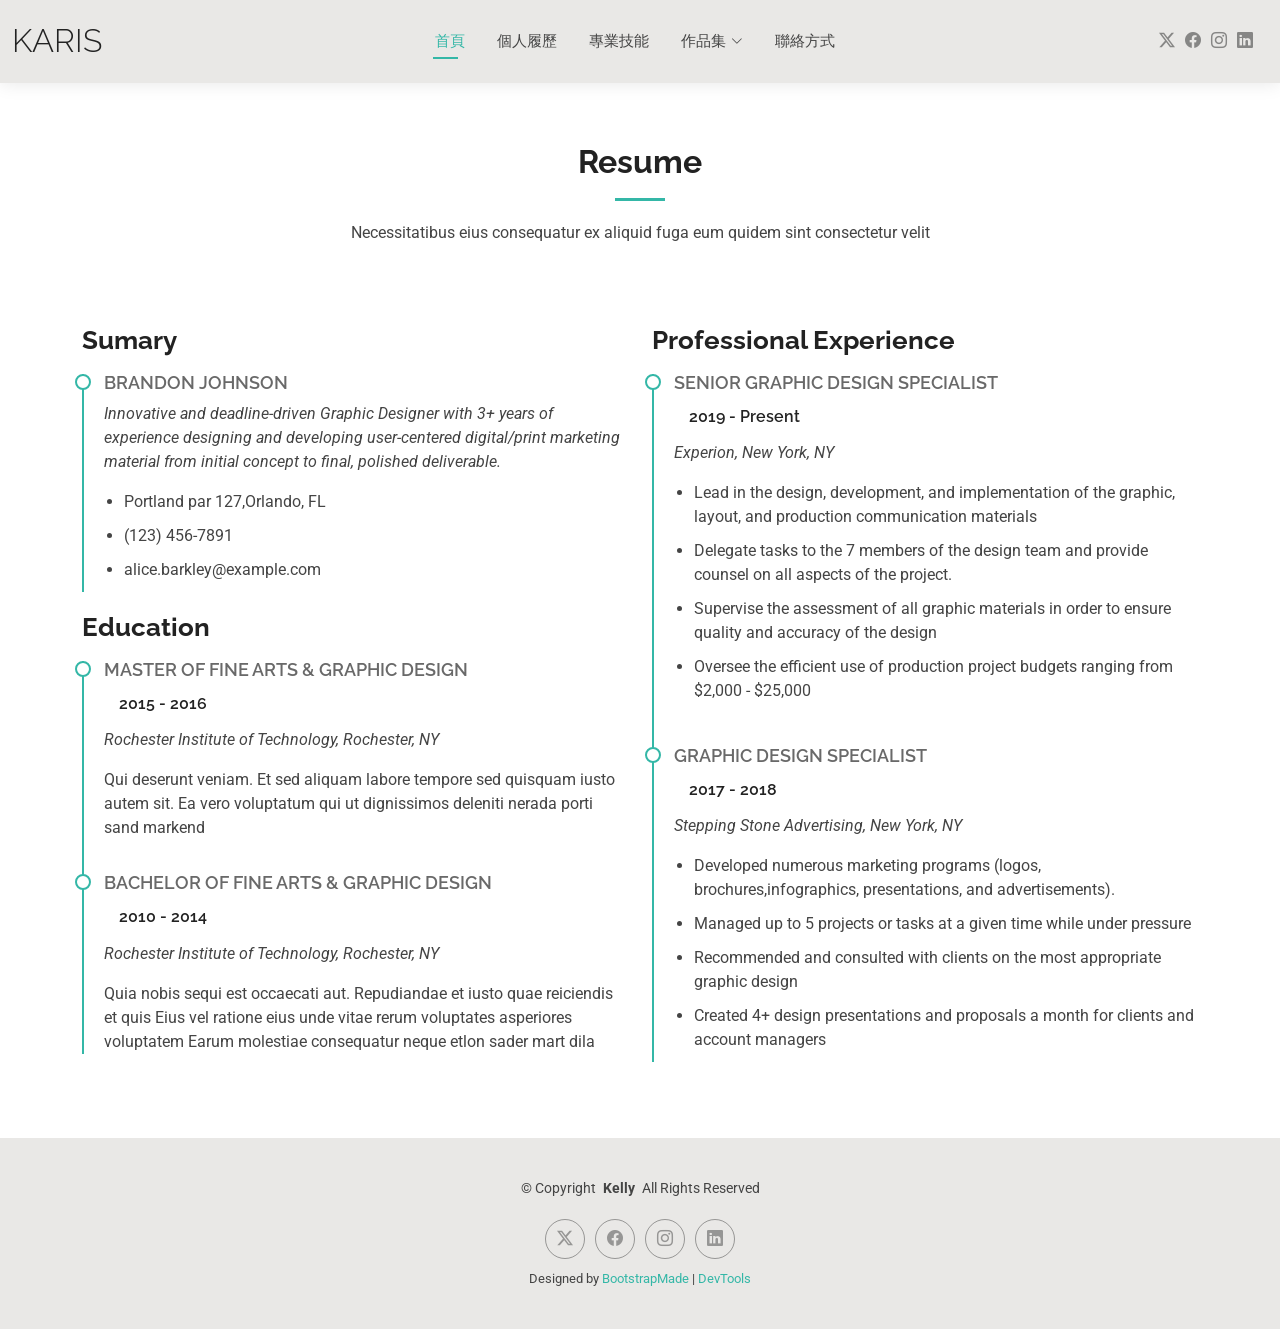
<file: resume.html>
<!DOCTYPE html>
<html lang="en">

<head>
  <meta charset="utf-8">
  <meta content="width=device-width, initial-scale=1.0" name="viewport">
  <title>Resume - Kelly Bootstrap Template</title>
  <meta name="description" content="">
  <meta name="keywords" content="">

  <!-- Favicons -->
  <link href="assets/img/favicon.png" rel="icon">
  <link href="assets/img/apple-touch-icon.png" rel="apple-touch-icon">

  <!-- Fonts -->
  <link href="https://fonts.googleapis.com" rel="preconnect">
  <link href="https://fonts.gstatic.com" rel="preconnect" crossorigin>
  <link href="https://fonts.googleapis.com/css2?family=Roboto:ital,wght@0,100;0,300;0,400;0,500;0,700;0,900;1,100;1,300;1,400;1,500;1,700;1,900&family=Poppins:ital,wght@0,100;0,200;0,300;0,400;0,500;0,600;0,700;0,800;0,900;1,100;1,200;1,300;1,400;1,500;1,600;1,700;1,800;1,900&family=Raleway:ital,wght@0,100;0,200;0,300;0,400;0,500;0,600;0,700;0,800;0,900;1,100;1,200;1,300;1,400;1,500;1,600;1,700;1,800;1,900&display=swap" rel="stylesheet">

  <!-- Vendor CSS Files -->
  <link href="assets/vendor/bootstrap/css/bootstrap.min.css" rel="stylesheet">
  <link href="assets/vendor/bootstrap-icons/bootstrap-icons.css" rel="stylesheet">
  <link href="assets/vendor/aos/aos.css" rel="stylesheet">
  <link href="assets/vendor/swiper/swiper-bundle.min.css" rel="stylesheet">
  <link href="assets/vendor/glightbox/css/glightbox.min.css" rel="stylesheet">

  <!-- Main CSS File -->
  <link href="assets/css/main.css" rel="stylesheet">

  <!-- =======================================================
  * Template Name: Kelly
  * Template URL: https://bootstrapmade.com/kelly-free-bootstrap-cv-resume-html-template/
  * Updated: Aug 07 2024 with Bootstrap v5.3.3
  * Author: BootstrapMade.com
  * License: https://bootstrapmade.com/license/
  ======================================================== -->
</head>

<body class="resume-page">

   <header id="header" class="header d-flex align-items-center light-background sticky-top">
    <div class="container-fluid position-relative d-flex align-items-center justify-content-between">

      <a href="index.html" class="logo d-flex align-items-center me-auto me-xl-0">
        <!-- Uncomment the line below if you also wish to use an image logo -->
        <!-- <img src="assets/img/logo.png" alt=""> -->
        <h1 class="sitename">Karis</h1>
      </a>

      <nav id="navmenu" class="navmenu">
        <ul>
          <li><a href="index.html" class="active">首頁</a></li>
          <li><a href="about.html">個人履歷</a></li>
          <!--<li><a href="resume.html">簡歷</a></li>-->
          <li><a href="services.html">專業技能</a></li>
          <!--<li><a href="portfolio.html">作品集</a></li>-->
          <li class="dropdown"><a href="#"><span>作品集</span> <i class="bi bi-chevron-down toggle-dropdown"></i></a>
            <ul>
              <li><a href="#">台灣人文</a></li>
             <!-- <li class="dropdown"><a href="#"><span></span>Deep Dropdow<i class="bi bi-chevron-down toggle-dropdown"></i></a>
                <ul>
                  <li><a href="#">Deep Dropdown 1</a></li>
                  <li><a href="#">Deep Dropdown 2</a></li>
                  <li><a href="#">Deep Dropdown 3</a></li>
                  <li><a href="#">Deep Dropdown 4</a></li>
                  <li><a href="#">Deep Dropdown 5</a></li>
                </ul>-->
              </li>
              <li><a href="#">跨國文化</a></li>
              <li><a href="#">文化新創</a></li>
             <!-- <li><a href="#">Dropdown 4</a></li>-->
            </ul>
          </li>
          <li><a href="contact.html">聯絡方式</a></li>
        </ul>
        <i class="mobile-nav-toggle d-xl-none bi bi-list"></i>
      </nav>

      <div class="header-social-links">
        <a href="#" class="twitter"><i class="bi bi-twitter-x"></i></a>
        <a href="#" class="facebook"><i class="bi bi-facebook"></i></a>
        <a href="#" class="instagram"><i class="bi bi-instagram"></i></a>
        <a href="#" class="linkedin"><i class="bi bi-linkedin"></i></a>
      </div>

    </div>
  </header>

  <main class="main">

    <!-- Resume Section -->
    <section id="resume" class="resume section">

      <!-- Section Title -->
      <div class="container section-title" data-aos="fade-up">
        <h2>Resume</h2>
        <p>Necessitatibus eius consequatur ex aliquid fuga eum quidem sint consectetur velit</p>
      </div><!-- End Section Title -->

      <div class="container">

        <div class="row">

          <div class="col-lg-6" data-aos="fade-up" data-aos-delay="100">
            <h3 class="resume-title">Sumary</h3>

            <div class="resume-item pb-0">
              <h4>Brandon Johnson</h4>
              <p><em>Innovative and deadline-driven Graphic Designer with 3+ years of experience designing and developing user-centered digital/print marketing material from initial concept to final, polished deliverable.</em></p>
              <ul>
                <li>Portland par 127,Orlando, FL</li>
                <li>(123) 456-7891</li>
                <li>alice.barkley@example.com</li>
              </ul>
            </div><!-- Edn Resume Item -->

            <h3 class="resume-title">Education</h3>
            <div class="resume-item">
              <h4>Master of Fine Arts &amp; Graphic Design</h4>
              <h5>2015 - 2016</h5>
              <p><em>Rochester Institute of Technology, Rochester, NY</em></p>
              <p>Qui deserunt veniam. Et sed aliquam labore tempore sed quisquam iusto autem sit. Ea vero voluptatum qui ut dignissimos deleniti nerada porti sand markend</p>
            </div><!-- Edn Resume Item -->

            <div class="resume-item">
              <h4>Bachelor of Fine Arts &amp; Graphic Design</h4>
              <h5>2010 - 2014</h5>
              <p><em>Rochester Institute of Technology, Rochester, NY</em></p>
              <p>Quia nobis sequi est occaecati aut. Repudiandae et iusto quae reiciendis et quis Eius vel ratione eius unde vitae rerum voluptates asperiores voluptatem Earum molestiae consequatur neque etlon sader mart dila</p>
            </div><!-- Edn Resume Item -->

          </div>

          <div class="col-lg-6" data-aos="fade-up" data-aos-delay="200">
            <h3 class="resume-title">Professional Experience</h3>
            <div class="resume-item">
              <h4>Senior graphic design specialist</h4>
              <h5>2019 - Present</h5>
              <p><em>Experion, New York, NY </em></p>
              <ul>
                <li>Lead in the design, development, and implementation of the graphic, layout, and production communication materials</li>
                <li>Delegate tasks to the 7 members of the design team and provide counsel on all aspects of the project. </li>
                <li>Supervise the assessment of all graphic materials in order to ensure quality and accuracy of the design</li>
                <li>Oversee the efficient use of production project budgets ranging from $2,000 - $25,000</li>
              </ul>
            </div><!-- Edn Resume Item -->

            <div class="resume-item">
              <h4>Graphic design specialist</h4>
              <h5>2017 - 2018</h5>
              <p><em>Stepping Stone Advertising, New York, NY</em></p>
              <ul>
                <li>Developed numerous marketing programs (logos, brochures,infographics, presentations, and advertisements).</li>
                <li>Managed up to 5 projects or tasks at a given time while under pressure</li>
                <li>Recommended and consulted with clients on the most appropriate graphic design</li>
                <li>Created 4+ design presentations and proposals a month for clients and account managers</li>
              </ul>
            </div><!-- Edn Resume Item -->

          </div>

        </div>

      </div>

    </section><!-- /Resume Section -->

  </main>

  <footer id="footer" class="footer light-background">

    <div class="container">
      <div class="copyright text-center ">
        <p>© <span>Copyright</span> <strong class="px-1 sitename">Kelly</strong> <span>All Rights Reserved<br></span></p>
      </div>
      <div class="social-links d-flex justify-content-center">
        <a href=""><i class="bi bi-twitter-x"></i></a>
        <a href=""><i class="bi bi-facebook"></i></a>
        <a href=""><i class="bi bi-instagram"></i></a>
        <a href=""><i class="bi bi-linkedin"></i></a>
      </div>
      <div class="credits">
        <!-- All the links in the footer should remain intact. -->
        <!-- You can delete the links only if you've purchased the pro version. -->
        <!-- Licensing information: https://bootstrapmade.com/license/ -->
        <!-- Purchase the pro version with working PHP/AJAX contact form: [buy-url] -->
        Designed by <a href="https://bootstrapmade.com/">BootstrapMade</a> | <a href="https://bootstrapmade.com/tools/">DevTools</a>
      </div>
    </div>

  </footer>

  <!-- Scroll Top -->
  <a href="#" id="scroll-top" class="scroll-top d-flex align-items-center justify-content-center"><i class="bi bi-arrow-up-short"></i></a>

  <!-- Preloader -->
  <div id="preloader"></div>

  <!-- Vendor JS Files -->
  <script src="assets/vendor/bootstrap/js/bootstrap.bundle.min.js"></script>
  <script src="assets/vendor/php-email-form/validate.js"></script>
  <script src="assets/vendor/aos/aos.js"></script>
  <script src="assets/vendor/waypoints/noframework.waypoints.js"></script>
  <script src="assets/vendor/purecounter/purecounter_vanilla.js"></script>
  <script src="assets/vendor/swiper/swiper-bundle.min.js"></script>
  <script src="assets/vendor/glightbox/js/glightbox.min.js"></script>
  <script src="assets/vendor/imagesloaded/imagesloaded.pkgd.min.js"></script>
  <script src="assets/vendor/isotope-layout/isotope.pkgd.min.js"></script>

  <!-- Main JS File -->
  <script src="assets/js/main.js"></script>

</body>

</html>
</file>
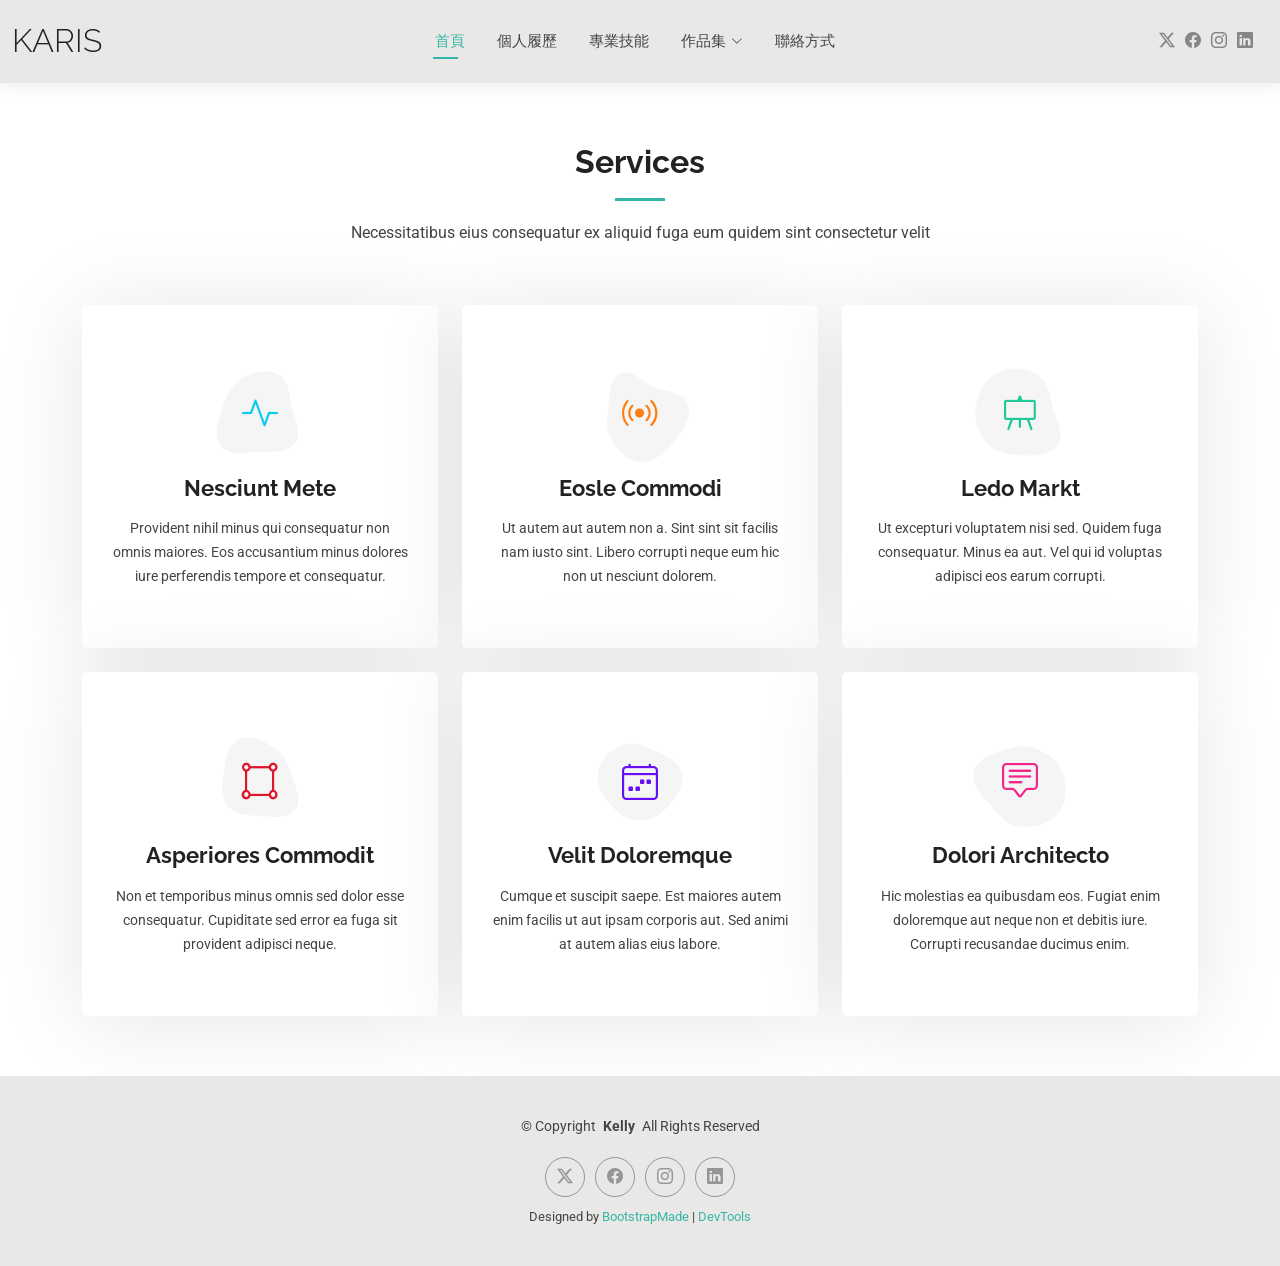
<file: services.html>
<!DOCTYPE html>
<html lang="en">

<head>
  <meta charset="utf-8">
  <meta content="width=device-width, initial-scale=1.0" name="viewport">
  <title>Services - Kelly Bootstrap Template</title>
  <meta name="description" content="">
  <meta name="keywords" content="">

  <!-- Favicons -->
  <link href="assets/img/favicon.png" rel="icon">
  <link href="assets/img/apple-touch-icon.png" rel="apple-touch-icon">

  <!-- Fonts -->
  <link href="https://fonts.googleapis.com" rel="preconnect">
  <link href="https://fonts.gstatic.com" rel="preconnect" crossorigin>
  <link href="https://fonts.googleapis.com/css2?family=Roboto:ital,wght@0,100;0,300;0,400;0,500;0,700;0,900;1,100;1,300;1,400;1,500;1,700;1,900&family=Poppins:ital,wght@0,100;0,200;0,300;0,400;0,500;0,600;0,700;0,800;0,900;1,100;1,200;1,300;1,400;1,500;1,600;1,700;1,800;1,900&family=Raleway:ital,wght@0,100;0,200;0,300;0,400;0,500;0,600;0,700;0,800;0,900;1,100;1,200;1,300;1,400;1,500;1,600;1,700;1,800;1,900&display=swap" rel="stylesheet">

  <!-- Vendor CSS Files -->
  <link href="assets/vendor/bootstrap/css/bootstrap.min.css" rel="stylesheet">
  <link href="assets/vendor/bootstrap-icons/bootstrap-icons.css" rel="stylesheet">
  <link href="assets/vendor/aos/aos.css" rel="stylesheet">
  <link href="assets/vendor/swiper/swiper-bundle.min.css" rel="stylesheet">
  <link href="assets/vendor/glightbox/css/glightbox.min.css" rel="stylesheet">

  <!-- Main CSS File -->
  <link href="assets/css/main.css" rel="stylesheet">

  <!-- =======================================================
  * Template Name: Kelly
  * Template URL: https://bootstrapmade.com/kelly-free-bootstrap-cv-resume-html-template/
  * Updated: Aug 07 2024 with Bootstrap v5.3.3
  * Author: BootstrapMade.com
  * License: https://bootstrapmade.com/license/
  ======================================================== -->
</head>

<body class="services-page">

   <header id="header" class="header d-flex align-items-center light-background sticky-top">
    <div class="container-fluid position-relative d-flex align-items-center justify-content-between">

      <a href="index.html" class="logo d-flex align-items-center me-auto me-xl-0">
        <!-- Uncomment the line below if you also wish to use an image logo -->
        <!-- <img src="assets/img/logo.png" alt=""> -->
        <h1 class="sitename">Karis</h1>
      </a>

      <nav id="navmenu" class="navmenu">
        <ul>
          <li><a href="index.html" class="active">首頁</a></li>
          <li><a href="about.html">個人履歷</a></li>
          <!--<li><a href="resume.html">簡歷</a></li>-->
          <li><a href="services.html">專業技能</a></li>
          <!--<li><a href="portfolio.html">作品集</a></li>-->
          <li class="dropdown"><a href="#"><span>作品集</span> <i class="bi bi-chevron-down toggle-dropdown"></i></a>
            <ul>
              <li><a href="#">台灣人文</a></li>
             <!-- <li class="dropdown"><a href="#"><span></span>Deep Dropdow<i class="bi bi-chevron-down toggle-dropdown"></i></a>
                <ul>
                  <li><a href="#">Deep Dropdown 1</a></li>
                  <li><a href="#">Deep Dropdown 2</a></li>
                  <li><a href="#">Deep Dropdown 3</a></li>
                  <li><a href="#">Deep Dropdown 4</a></li>
                  <li><a href="#">Deep Dropdown 5</a></li>
                </ul>-->
              </li>
              <li><a href="#">跨國文化</a></li>
              <li><a href="#">文化新創</a></li>
             <!-- <li><a href="#">Dropdown 4</a></li>-->
            </ul>
          </li>
          <li><a href="contact.html">聯絡方式</a></li>
        </ul>
        <i class="mobile-nav-toggle d-xl-none bi bi-list"></i>
      </nav>

      <div class="header-social-links">
        <a href="#" class="twitter"><i class="bi bi-twitter-x"></i></a>
        <a href="#" class="facebook"><i class="bi bi-facebook"></i></a>
        <a href="#" class="instagram"><i class="bi bi-instagram"></i></a>
        <a href="#" class="linkedin"><i class="bi bi-linkedin"></i></a>
      </div>

    </div>
  </header>

  <main class="main">

    <!-- Services Section -->
    <section id="services" class="services section">

      <!-- Section Title -->
      <div class="container section-title" data-aos="fade-up">
        <h2>Services</h2>
        <p>Necessitatibus eius consequatur ex aliquid fuga eum quidem sint consectetur velit</p>
      </div><!-- End Section Title -->

      <div class="container">

        <div class="row gy-4">

          <div class="col-lg-4 col-md-6" data-aos="fade-up" data-aos-delay="100">
            <div class="service-item item-cyan position-relative">
              <div class="icon">
                <svg width="100" height="100" viewBox="0 0 600 600" xmlns="http://www.w3.org/2000/svg">
                  <path stroke="none" stroke-width="0" fill="#f5f5f5" d="M300,521.0016835830174C376.1290562159157,517.8887921683347,466.0731472004068,529.7835943286574,510.70327084640275,468.03025145048787C554.3714126377745,407.6079735673963,508.03601936045806,328.9844924480964,491.2728898941984,256.3432110539036C474.5976632858925,184.082847569629,479.9380746630129,96.60480741107993,416.23090153303,58.64404602377083C348.86323505073057,18.502131276798302,261.93793281208167,40.57373210992963,193.5410806939664,78.93577620505333C130.42746243093433,114.334589627462,98.30271207620316,179.96522072025542,76.75703585869454,249.04625023123273C51.97151888228291,328.5150500222984,13.704378332031375,421.85034740162234,66.52175969318436,486.19268352777647C119.04800174914682,550.1803526380478,217.28368757567262,524.383925680826,300,521.0016835830174"></path>
                </svg>
                <i class="bi bi-activity"></i>
              </div>
              <a href="#" class="stretched-link">
                <h3>Nesciunt Mete</h3>
              </a>
              <p>Provident nihil minus qui consequatur non omnis maiores. Eos accusantium minus dolores iure perferendis tempore et consequatur.</p>
            </div>
          </div><!-- End Service Item -->

          <div class="col-lg-4 col-md-6" data-aos="fade-up" data-aos-delay="200">
            <div class="service-item item-orange position-relative">
              <div class="icon">
                <svg width="100" height="100" viewBox="0 0 600 600" xmlns="http://www.w3.org/2000/svg">
                  <path stroke="none" stroke-width="0" fill="#f5f5f5" d="M300,582.0697525312426C382.5290701553225,586.8405444964366,449.9789794690241,525.3245884688669,502.5850820975895,461.55621195738473C556.606425686781,396.0723002908107,615.8543463187945,314.28637112970534,586.6730223649479,234.56875336149918C558.9533121215079,158.8439757836574,454.9685369536778,164.00468322053177,381.49747125262974,130.76875717737553C312.15926192815925,99.40240125094834,248.97055460311594,18.661163978235184,179.8680185752513,50.54337015887873C110.5421016452524,82.52863877960104,119.82277516462835,180.83849132639028,109.12597500060166,256.43424936330496C100.08760227029461,320.3096726198365,92.17705696193138,384.0621239912766,124.79988738764834,439.7174275375508C164.83382741302287,508.01625554203684,220.96474134820875,577.5009287672846,300,582.0697525312426"></path>
                </svg>
                <i class="bi bi-broadcast"></i>
              </div>
              <a href="#" class="stretched-link">
                <h3>Eosle Commodi</h3>
              </a>
              <p>Ut autem aut autem non a. Sint sint sit facilis nam iusto sint. Libero corrupti neque eum hic non ut nesciunt dolorem.</p>
            </div>
          </div><!-- End Service Item -->

          <div class="col-lg-4 col-md-6" data-aos="fade-up" data-aos-delay="300">
            <div class="service-item item-teal position-relative">
              <div class="icon">
                <svg width="100" height="100" viewBox="0 0 600 600" xmlns="http://www.w3.org/2000/svg">
                  <path stroke="none" stroke-width="0" fill="#f5f5f5" d="M300,541.5067337569781C382.14930387511276,545.0595476570109,479.8736841581634,548.3450877840088,526.4010558755058,480.5488172755941C571.5218469581645,414.80211281144784,517.5187510058486,332.0715597781072,496.52539010469104,255.14436215662573C477.37192572678356,184.95920475031193,473.57363656557914,105.61284051026155,413.0603344069578,65.22779650032875C343.27470386102294,18.654635553484475,251.2091493199835,5.337323636656869,175.0934190732945,40.62881213300186C97.87086631185822,76.43348514350839,51.98124368387456,156.15599469081315,36.44837278890362,239.84606092416172C21.716077023791087,319.22268207091537,43.775223500013084,401.1760424656574,96.891909868211,461.97329694683043C147.22146801428983,519.5804099606455,223.5754009179313,538.201503339737,300,541.5067337569781"></path>
                </svg>
                <i class="bi bi-easel"></i>
              </div>
              <a href="#" class="stretched-link">
                <h3>Ledo Markt</h3>
              </a>
              <p>Ut excepturi voluptatem nisi sed. Quidem fuga consequatur. Minus ea aut. Vel qui id voluptas adipisci eos earum corrupti.</p>
            </div>
          </div><!-- End Service Item -->

          <div class="col-lg-4 col-md-6" data-aos="fade-up" data-aos-delay="400">
            <div class="service-item item-red position-relative">
              <div class="icon">
                <svg width="100" height="100" viewBox="0 0 600 600" xmlns="http://www.w3.org/2000/svg">
                  <path stroke="none" stroke-width="0" fill="#f5f5f5" d="M300,503.46388370962813C374.79870501325706,506.71871716319447,464.8034551963731,527.1746412648533,510.4981551193396,467.86667711651364C555.9287308511215,408.9015244558933,512.6030010748507,327.5744911775523,490.211057578863,256.5855673507754C471.097692560561,195.9906835881958,447.69079081568157,138.11976852964426,395.19560036434837,102.3242989838813C329.3053358748298,57.3949838291264,248.02791733380457,8.279543830951368,175.87071277845988,42.242879143198664C103.41431057327972,76.34704239035025,93.79494320519305,170.9812938413882,81.28167332365135,250.07896920659033C70.17666984294237,320.27484674793965,64.84698225790005,396.69656628748305,111.28512138212992,450.4950937839243C156.20124167950087,502.5303643271138,231.32542653798444,500.4755392045468,300,503.46388370962813"></path>
                </svg>
                <i class="bi bi-bounding-box-circles"></i>
              </div>
              <a href="#" class="stretched-link">
                <h3>Asperiores Commodit</h3>
              </a>
              <p>Non et temporibus minus omnis sed dolor esse consequatur. Cupiditate sed error ea fuga sit provident adipisci neque.</p>
              <a href="#" class="stretched-link"></a>
            </div>
          </div><!-- End Service Item -->

          <div class="col-lg-4 col-md-6" data-aos="fade-up" data-aos-delay="500">
            <div class="service-item item-indigo position-relative">
              <div class="icon">
                <svg width="100" height="100" viewBox="0 0 600 600" xmlns="http://www.w3.org/2000/svg">
                  <path stroke="none" stroke-width="0" fill="#f5f5f5" d="M300,532.3542879108572C369.38199826031484,532.3153073249985,429.10787420159085,491.63046689027357,474.5244479745417,439.17860296908856C522.8885846962883,383.3225815378663,569.1668002868075,314.3205725914397,550.7432151929288,242.7694973846089C532.6665558377875,172.5657663291529,456.2379748765914,142.6223662098291,390.3689995646985,112.34683881706744C326.66090330228417,83.06452184765237,258.84405631176094,53.51806209861945,193.32584062364296,78.48882559362697C121.61183558270385,105.82097193414197,62.805066853699245,167.19869350419734,48.57481801355237,242.6138429142374C34.843463184063346,315.3850353017275,76.69343916112496,383.4422959591041,125.22947124332185,439.3748458443577C170.7312796277747,491.8107796887764,230.57421082200815,532.3932930995766,300,532.3542879108572"></path>
                </svg>
                <i class="bi bi-calendar4-week icon"></i>
              </div>
              <a href="#" class="stretched-link">
                <h3>Velit Doloremque</h3>
              </a>
              <p>Cumque et suscipit saepe. Est maiores autem enim facilis ut aut ipsam corporis aut. Sed animi at autem alias eius labore.</p>
              <a href="#" class="stretched-link"></a>
            </div>
          </div><!-- End Service Item -->

          <div class="col-lg-4 col-md-6" data-aos="fade-up" data-aos-delay="600">
            <div class="service-item item-pink position-relative">
              <div class="icon">
                <svg width="100" height="100" viewBox="0 0 600 600" xmlns="http://www.w3.org/2000/svg">
                  <path stroke="none" stroke-width="0" fill="#f5f5f5" d="M300,566.797414625762C385.7384707136149,576.1784315230908,478.7894351017131,552.8928747891023,531.9192734346935,484.94944893311C584.6109503024035,417.5663521118492,582.489472248146,322.67544863468447,553.9536738515405,242.03673114598146C529.1557734026468,171.96086150256528,465.24506316201064,127.66468636344209,395.9583748389544,100.7403814666027C334.2173773831606,76.7482773500951,269.4350130405921,84.62216499799875,207.1952322260088,107.2889140133804C132.92018162631612,134.33871894543012,41.79353780512637,160.00259165414826,22.644507872594943,236.69541883565114C3.319112789854554,314.0945973066697,72.72355303640163,379.243833228382,124.04198916343866,440.3218312028393C172.9286146004772,498.5055451809895,224.45579914871206,558.5317968840102,300,566.797414625762"></path>
                </svg>
                <i class="bi bi-chat-square-text"></i>
              </div>
              <a href="#" class="stretched-link">
                <h3>Dolori Architecto</h3>
              </a>
              <p>Hic molestias ea quibusdam eos. Fugiat enim doloremque aut neque non et debitis iure. Corrupti recusandae ducimus enim.</p>
              <a href="#" class="stretched-link"></a>
            </div>
          </div><!-- End Service Item -->

        </div>

      </div>

    </section><!-- /Services Section -->

  </main>

  <footer id="footer" class="footer light-background">

    <div class="container">
      <div class="copyright text-center ">
        <p>© <span>Copyright</span> <strong class="px-1 sitename">Kelly</strong> <span>All Rights Reserved<br></span></p>
      </div>
      <div class="social-links d-flex justify-content-center">
        <a href=""><i class="bi bi-twitter-x"></i></a>
        <a href=""><i class="bi bi-facebook"></i></a>
        <a href=""><i class="bi bi-instagram"></i></a>
        <a href=""><i class="bi bi-linkedin"></i></a>
      </div>
      <div class="credits">
        <!-- All the links in the footer should remain intact. -->
        <!-- You can delete the links only if you've purchased the pro version. -->
        <!-- Licensing information: https://bootstrapmade.com/license/ -->
        <!-- Purchase the pro version with working PHP/AJAX contact form: [buy-url] -->
        Designed by <a href="https://bootstrapmade.com/">BootstrapMade</a> | <a href="https://bootstrapmade.com/tools/">DevTools</a>
      </div>
    </div>

  </footer>

  <!-- Scroll Top -->
  <a href="#" id="scroll-top" class="scroll-top d-flex align-items-center justify-content-center"><i class="bi bi-arrow-up-short"></i></a>

  <!-- Preloader -->
  <div id="preloader"></div>

  <!-- Vendor JS Files -->
  <script src="assets/vendor/bootstrap/js/bootstrap.bundle.min.js"></script>
  <script src="assets/vendor/php-email-form/validate.js"></script>
  <script src="assets/vendor/aos/aos.js"></script>
  <script src="assets/vendor/waypoints/noframework.waypoints.js"></script>
  <script src="assets/vendor/purecounter/purecounter_vanilla.js"></script>
  <script src="assets/vendor/swiper/swiper-bundle.min.js"></script>
  <script src="assets/vendor/glightbox/js/glightbox.min.js"></script>
  <script src="assets/vendor/imagesloaded/imagesloaded.pkgd.min.js"></script>
  <script src="assets/vendor/isotope-layout/isotope.pkgd.min.js"></script>

  <!-- Main JS File -->
  <script src="assets/js/main.js"></script>

</body>

</html>
</file>
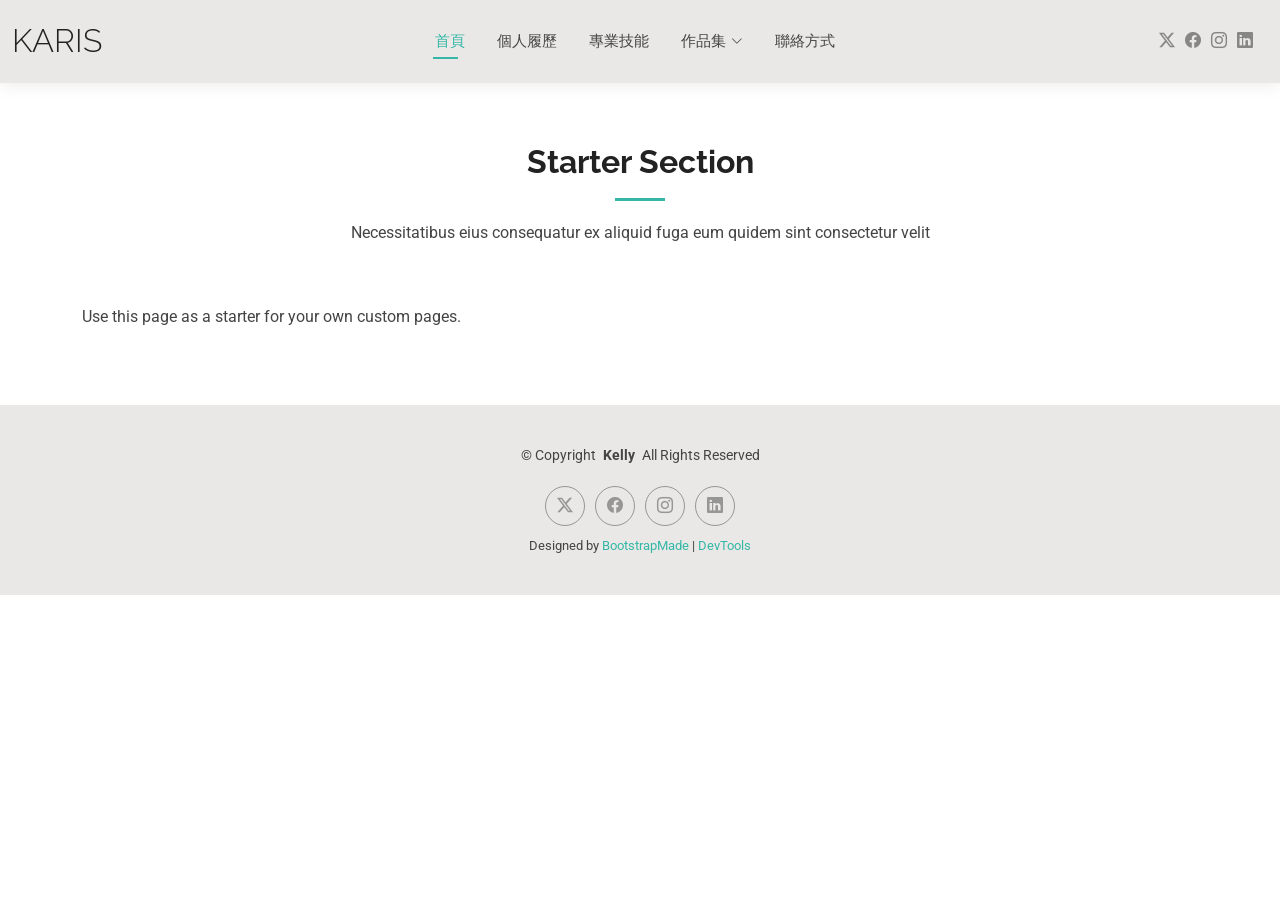
<file: starter-page.html>
<!DOCTYPE html>
<html lang="en">

<head>
  <meta charset="utf-8">
  <meta content="width=device-width, initial-scale=1.0" name="viewport">
  <title>Starter Page - Kelly Bootstrap Template</title>
  <meta name="description" content="">
  <meta name="keywords" content="">

  <!-- Favicons -->
  <link href="assets/img/favicon.png" rel="icon">
  <link href="assets/img/apple-touch-icon.png" rel="apple-touch-icon">

  <!-- Fonts -->
  <link href="https://fonts.googleapis.com" rel="preconnect">
  <link href="https://fonts.gstatic.com" rel="preconnect" crossorigin>
  <link href="https://fonts.googleapis.com/css2?family=Roboto:ital,wght@0,100;0,300;0,400;0,500;0,700;0,900;1,100;1,300;1,400;1,500;1,700;1,900&family=Poppins:ital,wght@0,100;0,200;0,300;0,400;0,500;0,600;0,700;0,800;0,900;1,100;1,200;1,300;1,400;1,500;1,600;1,700;1,800;1,900&family=Raleway:ital,wght@0,100;0,200;0,300;0,400;0,500;0,600;0,700;0,800;0,900;1,100;1,200;1,300;1,400;1,500;1,600;1,700;1,800;1,900&display=swap" rel="stylesheet">

  <!-- Vendor CSS Files -->
  <link href="assets/vendor/bootstrap/css/bootstrap.min.css" rel="stylesheet">
  <link href="assets/vendor/bootstrap-icons/bootstrap-icons.css" rel="stylesheet">
  <link href="assets/vendor/aos/aos.css" rel="stylesheet">
  <link href="assets/vendor/swiper/swiper-bundle.min.css" rel="stylesheet">
  <link href="assets/vendor/glightbox/css/glightbox.min.css" rel="stylesheet">

  <!-- Main CSS File -->
  <link href="assets/css/main.css" rel="stylesheet">

  <!-- =======================================================
  * Template Name: Kelly
  * Template URL: https://bootstrapmade.com/kelly-free-bootstrap-cv-resume-html-template/
  * Updated: Aug 07 2024 with Bootstrap v5.3.3
  * Author: BootstrapMade.com
  * License: https://bootstrapmade.com/license/
  ======================================================== -->
</head>

<body class="starter-page-page">

   <header id="header" class="header d-flex align-items-center light-background sticky-top">
    <div class="container-fluid position-relative d-flex align-items-center justify-content-between">

      <a href="index.html" class="logo d-flex align-items-center me-auto me-xl-0">
        <!-- Uncomment the line below if you also wish to use an image logo -->
        <!-- <img src="assets/img/logo.png" alt=""> -->
        <h1 class="sitename">Karis</h1>
      </a>

      <nav id="navmenu" class="navmenu">
        <ul>
          <li><a href="index.html" class="active">首頁</a></li>
          <li><a href="about.html">個人履歷</a></li>
          <!--<li><a href="resume.html">簡歷</a></li>-->
          <li><a href="services.html">專業技能</a></li>
          <!--<li><a href="portfolio.html">作品集</a></li>-->
          <li class="dropdown"><a href="#"><span>作品集</span> <i class="bi bi-chevron-down toggle-dropdown"></i></a>
            <ul>
              <li><a href="#">台灣人文</a></li>
             <!-- <li class="dropdown"><a href="#"><span></span>Deep Dropdow<i class="bi bi-chevron-down toggle-dropdown"></i></a>
                <ul>
                  <li><a href="#">Deep Dropdown 1</a></li>
                  <li><a href="#">Deep Dropdown 2</a></li>
                  <li><a href="#">Deep Dropdown 3</a></li>
                  <li><a href="#">Deep Dropdown 4</a></li>
                  <li><a href="#">Deep Dropdown 5</a></li>
                </ul>-->
              </li>
              <li><a href="#">跨國文化</a></li>
              <li><a href="#">文化新創</a></li>
             <!-- <li><a href="#">Dropdown 4</a></li>-->
            </ul>
          </li>
          <li><a href="contact.html">聯絡方式</a></li>
        </ul>
        <i class="mobile-nav-toggle d-xl-none bi bi-list"></i>
      </nav>

      <div class="header-social-links">
        <a href="#" class="twitter"><i class="bi bi-twitter-x"></i></a>
        <a href="#" class="facebook"><i class="bi bi-facebook"></i></a>
        <a href="#" class="instagram"><i class="bi bi-instagram"></i></a>
        <a href="#" class="linkedin"><i class="bi bi-linkedin"></i></a>
      </div>

    </div>
  </header>

  <main class="main">

    <!-- Starter Section Section -->
    <section id="starter-section" class="starter-section section">

      <!-- Section Title -->
      <div class="container section-title" data-aos="fade-up">
        <h2>Starter Section</h2>
        <p>Necessitatibus eius consequatur ex aliquid fuga eum quidem sint consectetur velit</p>
      </div><!-- End Section Title -->

      <div class="container" data-aos="fade-up">
        <p>Use this page as a starter for your own custom pages.</p>
      </div>

    </section><!-- /Starter Section Section -->

  </main>

  <footer id="footer" class="footer light-background">

    <div class="container">
      <div class="copyright text-center ">
        <p>© <span>Copyright</span> <strong class="px-1 sitename">Kelly</strong> <span>All Rights Reserved<br></span></p>
      </div>
      <div class="social-links d-flex justify-content-center">
        <a href=""><i class="bi bi-twitter-x"></i></a>
        <a href=""><i class="bi bi-facebook"></i></a>
        <a href=""><i class="bi bi-instagram"></i></a>
        <a href=""><i class="bi bi-linkedin"></i></a>
      </div>
      <div class="credits">
        <!-- All the links in the footer should remain intact. -->
        <!-- You can delete the links only if you've purchased the pro version. -->
        <!-- Licensing information: https://bootstrapmade.com/license/ -->
        <!-- Purchase the pro version with working PHP/AJAX contact form: [buy-url] -->
        Designed by <a href="https://bootstrapmade.com/">BootstrapMade</a> | <a href="https://bootstrapmade.com/tools/">DevTools</a>
      </div>
    </div>

  </footer>

  <!-- Scroll Top -->
  <a href="#" id="scroll-top" class="scroll-top d-flex align-items-center justify-content-center"><i class="bi bi-arrow-up-short"></i></a>

  <!-- Preloader -->
  <div id="preloader"></div>

  <!-- Vendor JS Files -->
  <script src="assets/vendor/bootstrap/js/bootstrap.bundle.min.js"></script>
  <script src="assets/vendor/php-email-form/validate.js"></script>
  <script src="assets/vendor/aos/aos.js"></script>
  <script src="assets/vendor/waypoints/noframework.waypoints.js"></script>
  <script src="assets/vendor/purecounter/purecounter_vanilla.js"></script>
  <script src="assets/vendor/swiper/swiper-bundle.min.js"></script>
  <script src="assets/vendor/glightbox/js/glightbox.min.js"></script>
  <script src="assets/vendor/imagesloaded/imagesloaded.pkgd.min.js"></script>
  <script src="assets/vendor/isotope-layout/isotope.pkgd.min.js"></script>

  <!-- Main JS File -->
  <script src="assets/js/main.js"></script>

</body>

</html>
</file>
<file: assets/css/main.css>
/**
* Template Name: Kelly
* Template URL: https://bootstrapmade.com/kelly-free-bootstrap-cv-resume-html-template/
* Updated: Aug 07 2024 with Bootstrap v5.3.3
* Author: BootstrapMade.com
* License: https://bootstrapmade.com/license/
*/

/*--------------------------------------------------------------
# Font & Color Variables
# Help: https://bootstrapmade.com/color-system/
--------------------------------------------------------------*/
/* Fonts */
:root {
  --default-font: "Roboto",  system-ui, -apple-system, "Segoe UI", Roboto, "Helvetica Neue", Arial, "Noto Sans", "Liberation Sans", sans-serif, "Apple Color Emoji", "Segoe UI Emoji", "Segoe UI Symbol", "Noto Color Emoji";
  --heading-font: "Raleway",  sans-serif;
  --nav-font: "Poppins",  sans-serif;
}

/* Global Colors - The following color variables are used throughout the website. Updating them here will change the color scheme of the entire website */
:root { 
  --background-color: #ffffff; /* Background color for the entire website, including individual sections */
  --default-color: #444444; /* Default color used for the majority of the text content across the entire website */
  --heading-color: #222222; /* Color for headings, subheadings and title throughout the website */
  --accent-color: #34b7a7; /* Accent color that represents your brand on the website. It's used for buttons, links, and other elements that need to stand out */
  --surface-color: #ffffff; /* The surface color is used as a background of boxed elements within sections, such as cards, icon boxes, or other elements that require a visual separation from the global background. */
  --contrast-color: #ffffff; /* Contrast color for text, ensuring readability against backgrounds of accent, heading, or default colors. */
}

/* Nav Menu Colors - The following color variables are used specifically for the navigation menu. They are separate from the global colors to allow for more customization options */
:root {
  --nav-color: #444444;  /* The default color of the main navmenu links */
  --nav-hover-color: #34b7a7; /* Applied to main navmenu links when they are hovered over or active */
  --nav-mobile-background-color: #ffffff; /* Used as the background color for mobile navigation menu */
  --nav-dropdown-background-color: #ffffff; /* Used as the background color for dropdown items that appear when hovering over primary navigation items */
  --nav-dropdown-color: #444444; /* Used for navigation links of the dropdown items in the navigation menu. */
  --nav-dropdown-hover-color: #34b7a7; /* Similar to --nav-hover-color, this color is applied to dropdown navigation links when they are hovered over. */
}

/* Color Presets - These classes override global colors when applied to any section or element, providing reuse of the sam color scheme. */

.light-background {
  --background-color: #e9e8e6;
  --surface-color: #ffffff;
}

.dark-background {
  --background-color: #060606;
  --default-color: #ffffff;
  --heading-color: #ffffff;
  --surface-color: #252525;
  --contrast-color: #ffffff;
}

/* Smooth scroll */
:root {
  scroll-behavior: smooth;
}

/*--------------------------------------------------------------
# General Styling & Shared Classes
--------------------------------------------------------------*/
body {
  color: var(--default-color);
  background-color: var(--background-color);
  font-family: var(--default-font);
}

a {
  color: var(--accent-color);
  text-decoration: none;
  transition: 0.3s;
}

a:hover {
  color: color-mix(in srgb, var(--accent-color), transparent 25%);
  text-decoration: none;
}

h1,
h2,
h3,
h4,
h5,
h6 {
  color: var(--heading-color);
  font-family: var(--heading-font);
}

/* PHP Email Form Messages
------------------------------*/
.php-email-form .error-message {
  display: none;
  background: #df1529;
  color: #ffffff;
  text-align: left;
  padding: 15px;
  margin-bottom: 24px;
  font-weight: 600;
}

.php-email-form .sent-message {
  display: none;
  color: #ffffff;
  background: #059652;
  text-align: center;
  padding: 15px;
  margin-bottom: 24px;
  font-weight: 600;
}

.php-email-form .loading {
  display: none;
  background: var(--surface-color);
  text-align: center;
  padding: 15px;
  margin-bottom: 24px;
}

.php-email-form .loading:before {
  content: "";
  display: inline-block;
  border-radius: 50%;
  width: 24px;
  height: 24px;
  margin: 0 10px -6px 0;
  border: 3px solid var(--accent-color);
  border-top-color: var(--surface-color);
  animation: php-email-form-loading 1s linear infinite;
}

@keyframes php-email-form-loading {
  0% {
    transform: rotate(0deg);
  }

  100% {
    transform: rotate(360deg);
  }
}

/*--------------------------------------------------------------
# Global Header
--------------------------------------------------------------*/
.header {
  color: var(--default-color);
  background-color: var(--background-color);
  padding: 15px 0;
  transition: all 0.5s;
  z-index: 997;
  box-shadow: 0px 0 18px rgba(0, 0, 0, 0.1);
}

.header .logo {
  line-height: 1;
}

.header .logo img {
  max-height: 36px;
  margin-right: 8px;
}

.header .logo h1 {
  font-size: 32px;
  margin: 0;
  font-weight: 300;
  text-transform: uppercase;
  color: var(--heading-color);
}

.header .header-social-links {
  padding-right: 15px;
}

.header .header-social-links a {
  color: color-mix(in srgb, var(--default-color), transparent 40%);
  padding-left: 6px;
  display: inline-block;
  transition: 0.3s;
  font-size: 16px;
}

.header .header-social-links a:hover {
  color: var(--accent-color);
}

.header .header-social-links a i {
  line-height: 0px;
}

@media (max-width: 1200px) {
  .header .logo {
    order: 1;
  }

  .header .header-social-links {
    order: 2;
  }

  .header .navmenu {
    order: 3;
  }
}

/*--------------------------------------------------------------
# Navigation Menu
--------------------------------------------------------------*/
/* Desktop Navigation */
@media (min-width: 1200px) {
  .navmenu {
    padding: 0;
  }

  .navmenu ul {
    margin: 0;
    padding: 0;
    display: flex;
    list-style: none;
    align-items: center;
  }

  .navmenu li {
    position: relative;
  }

  .navmenu>ul>li {
    white-space: nowrap;
    padding: 15px 14px;
  }

  .navmenu>ul>li:last-child {
    padding-right: 0;
  }

  .navmenu a,
  .navmenu a:focus {
    color: var(--nav-color);
    font-size: 15px;
    padding: 0 2px;
    font-family: var(--nav-font);
    font-weight: 400;
    display: flex;
    align-items: center;
    justify-content: space-between;
    white-space: nowrap;
    transition: 0.3s;
    position: relative;
  }

  .navmenu a i,
  .navmenu a:focus i {
    font-size: 12px;
    line-height: 0;
    margin-left: 5px;
    transition: 0.3s;
  }

  .navmenu>ul>li>a:before {
    content: "";
    position: absolute;
    height: 2px;
    bottom: -6px;
    left: 0;
    background-color: var(--nav-hover-color);
    visibility: hidden;
    width: 0px;
    transition: all 0.3s ease-in-out 0s;
  }

  .navmenu a:hover:before,
  .navmenu li:hover>a:before,
  .navmenu .active:before {
    visibility: visible;
    width: 25px;
  }

  .navmenu li:hover>a,
  .navmenu .active,
  .navmenu .active:focus {
    color: var(--nav-hover-color);
  }

  .navmenu .dropdown ul {
    margin: 0;
    padding: 10px 0;
    background: var(--nav-dropdown-background-color);
    display: block;
    position: absolute;
    visibility: hidden;
    left: 14px;
    top: 130%;
    opacity: 0;
    transition: 0.3s;
    border-radius: 4px;
    z-index: 99;
    box-shadow: 0px 0px 30px rgba(0, 0, 0, 0.1);
  }

  .navmenu .dropdown ul li {
    min-width: 200px;
  }

  .navmenu .dropdown ul a {
    padding: 10px 20px;
    font-size: 15px;
    text-transform: none;
    color: var(--nav-dropdown-color);
  }

  .navmenu .dropdown ul a i {
    font-size: 12px;
  }

  .navmenu .dropdown ul a:hover,
  .navmenu .dropdown ul .active:hover,
  .navmenu .dropdown ul li:hover>a {
    color: var(--nav-dropdown-hover-color);
  }

  .navmenu .dropdown:hover>ul {
    opacity: 1;
    top: 100%;
    visibility: visible;
  }

  .navmenu .dropdown .dropdown ul {
    top: 0;
    left: -90%;
    visibility: hidden;
  }

  .navmenu .dropdown .dropdown:hover>ul {
    opacity: 1;
    top: 0;
    left: -100%;
    visibility: visible;
  }
}

/* Mobile Navigation */
@media (max-width: 1199px) {
  .mobile-nav-toggle {
    color: var(--nav-color);
    font-size: 28px;
    line-height: 0;
    margin-right: 10px;
    cursor: pointer;
    transition: color 0.3s;
  }

  .navmenu {
    padding: 0;
    z-index: 9997;
  }

  .navmenu ul {
    display: none;
    list-style: none;
    position: absolute;
    inset: 60px 20px 20px 20px;
    padding: 10px 0;
    margin: 0;
    border-radius: 6px;
    background-color: var(--nav-mobile-background-color);
    border: 1px solid color-mix(in srgb, var(--default-color), transparent 90%);
    box-shadow: none;
    overflow-y: auto;
    transition: 0.3s;
    z-index: 9998;
  }

  .navmenu a,
  .navmenu a:focus {
    color: var(--nav-dropdown-color);
    padding: 10px 20px;
    font-family: var(--nav-font);
    font-size: 17px;
    font-weight: 500;
    display: flex;
    align-items: center;
    justify-content: space-between;
    white-space: nowrap;
    transition: 0.3s;
  }

  .navmenu a i,
  .navmenu a:focus i {
    font-size: 12px;
    line-height: 0;
    margin-left: 5px;
    width: 30px;
    height: 30px;
    display: flex;
    align-items: center;
    justify-content: center;
    border-radius: 50%;
    transition: 0.3s;
    background-color: color-mix(in srgb, var(--accent-color), transparent 90%);
  }

  .navmenu a i:hover,
  .navmenu a:focus i:hover {
    background-color: var(--accent-color);
    color: var(--contrast-color);
  }

  .navmenu a:hover,
  .navmenu .active,
  .navmenu .active:focus {
    color: var(--nav-dropdown-hover-color);
  }

  .navmenu .active i,
  .navmenu .active:focus i {
    background-color: var(--accent-color);
    color: var(--contrast-color);
    transform: rotate(180deg);
  }

  .navmenu .dropdown ul {
    position: static;
    display: none;
    z-index: 99;
    padding: 10px 0;
    margin: 10px 20px;
    background-color: var(--nav-dropdown-background-color);
    transition: all 0.5s ease-in-out;
  }

  .navmenu .dropdown ul ul {
    background-color: rgba(33, 37, 41, 0.1);
  }

  .navmenu .dropdown>.dropdown-active {
    display: block;
    background-color: rgba(33, 37, 41, 0.03);
  }

  .mobile-nav-active {
    overflow: hidden;
  }

  .mobile-nav-active .mobile-nav-toggle {
    color: #fff;
    position: absolute;
    font-size: 32px;
    top: 15px;
    right: 15px;
    margin-right: 0;
    z-index: 9999;
  }

  .mobile-nav-active .navmenu {
    position: fixed;
    overflow: hidden;
    inset: 0;
    background: rgba(33, 37, 41, 0.8);
    transition: 0.3s;
  }

  .mobile-nav-active .navmenu>ul {
    display: block;
  }
}

/*--------------------------------------------------------------
# Global Footer
--------------------------------------------------------------*/
.footer {
  color: var(--default-color);
  background-color: var(--background-color);
  font-size: 14px;
  padding: 40px 0;
  position: relative;
}

.footer .copyright p {
  margin-bottom: 0;
}

.footer .social-links {
  margin-top: 20px;
}

.footer .social-links a {
  display: flex;
  align-items: center;
  justify-content: center;
  width: 40px;
  height: 40px;
  border-radius: 50%;
  border: 1px solid color-mix(in srgb, var(--default-color), transparent 50%);
  font-size: 16px;
  color: color-mix(in srgb, var(--default-color), transparent 50%);
  margin: 0 5px;
  transition: 0.3s;
}

.footer .social-links a:hover {
  color: var(--accent-color);
  border-color: var(--accent-color);
}

.footer .credits {
  margin-top: 10px;
  font-size: 13px;
  text-align: center;
}

/*--------------------------------------------------------------
# Preloader
--------------------------------------------------------------*/
#preloader {
  position: fixed;
  inset: 0;
  z-index: 9999;
  overflow: hidden;
  background-color: var(--background-color);
  transition: all 0.6s ease-out;
  width: 100%;
  height: 100vh;
}

#preloader:before,
#preloader:after {
  content: "";
  position: absolute;
  border: 4px solid var(--accent-color);
  border-radius: 50%;
  animation: animate-preloader 2s cubic-bezier(0, 0.2, 0.8, 1) infinite;
}

#preloader:after {
  animation-delay: -0.5s;
}

@keyframes animate-preloader {
  0% {
    width: 10px;
    height: 10px;
    top: calc(50% - 5px);
    left: calc(50% - 5px);
    opacity: 1;
  }

  100% {
    width: 72px;
    height: 72px;
    top: calc(50% - 36px);
    left: calc(50% - 36px);
    opacity: 0;
  }
}

/*--------------------------------------------------------------
# Scroll Top Button
--------------------------------------------------------------*/
.scroll-top {
  position: fixed;
  visibility: hidden;
  opacity: 0;
  right: 15px;
  bottom: -15px;
  z-index: 99999;
  background-color: var(--accent-color);
  width: 44px;
  height: 44px;
  border-radius: 50px;
  transition: all 0.4s;
}

.scroll-top i {
  font-size: 24px;
  color: var(--contrast-color);
  line-height: 0;
}

.scroll-top:hover {
  background-color: color-mix(in srgb, var(--accent-color), transparent 20%);
  color: var(--contrast-color);
}

.scroll-top.active {
  visibility: visible;
  opacity: 1;
  bottom: 15px;
}

/*--------------------------------------------------------------
# Disable aos animation delay on mobile devices
--------------------------------------------------------------*/
@media screen and (max-width: 768px) {
  [data-aos-delay] {
    transition-delay: 0 !important;
  }
}

/*--------------------------------------------------------------
# Global Page Titles & Breadcrumbs
--------------------------------------------------------------*/
.page-title {
  color: var(--default-color);
  background-color: var(--background-color);
  padding: 25px 0;
  position: relative;
  border-bottom: 1px solid color-mix(in srgb, var(--default-color), transparent 85%);
}

.page-title h1 {
  font-size: 24px;
  font-weight: 400;
}

.page-title .breadcrumbs ol {
  display: flex;
  flex-wrap: wrap;
  list-style: none;
  padding: 0;
  margin: 0;
  font-size: 14px;
  font-weight: 400;
}

.page-title .breadcrumbs ol li+li {
  padding-left: 10px;
}

.page-title .breadcrumbs ol li+li::before {
  content: "/";
  display: inline-block;
  padding-right: 10px;
  color: color-mix(in srgb, var(--default-color), transparent 70%);
}

/*--------------------------------------------------------------
# Global Sections
--------------------------------------------------------------*/
section,
.section {
  color: var(--default-color);
  background-color: var(--background-color);
  padding: 60px 0;
  scroll-margin-top: 100px;
  overflow: clip;
}

@media (max-width: 1199px) {

  section,
  .section {
    scroll-margin-top: 66px;
  }
}

/*--------------------------------------------------------------
# Global Section Titles
--------------------------------------------------------------*/
.section-title {
  text-align: center;
  padding-bottom: 60px;
  position: relative;
}

.section-title h2 {
  font-size: 32px;
  font-weight: 700;
  margin-bottom: 20px;
  padding-bottom: 20px;
  position: relative;
}

.section-title h2:after {
  content: "";
  position: absolute;
  display: block;
  width: 50px;
  height: 3px;
  background: var(--accent-color);
  left: 0;
  right: 0;
  bottom: 0;
  margin: auto;
}

.section-title p {
  margin-bottom: 0;
}

/*--------------------------------------------------------------
# Hero Section
--------------------------------------------------------------*/
.hero {
  width: 100%;
  min-height: calc(100vh - 82px);
  position: relative;
  padding: 80px 0;
  display: flex;
  align-items: center;
  justify-content: center;
}

@media (max-width: 1200px) {
  .hero {
    min-height: calc(100vh - 68px);
  }
}

.hero img {
  position: absolute;
  inset: 0;
  display: block;
  width: 100%;
  height: 100%;
  object-fit: cover;
  z-index: 1;
}

.hero .container {
  position: relative;
  z-index: 3;
}

.hero h2 {
  margin: 0;
  font-size: 48px;
  font-weight: 700;
}

.hero p {
  margin: 10px 0 0 0;
  font-size: 24px;
  color:rgb(202, 223, 241) ;
}

.hero .btn-get-started {
  color: var(--contrast-color);
  background: var(--accent-color);
  font-family: var(--heading-font);
  text-transform: uppercase;
  font-weight: 600;
  font-size: 12px;
  letter-spacing: 1px;
  display: inline-block;
  padding: 12px 40px;
  border-radius: 50px;
  transition: 0.5s;
  margin-top: 30px;
}

.hero .btn-get-started:hover {
  background: color-mix(in srgb, var(--accent-color) 90%, white 20%);
}

@media (max-width: 768px) {
  .hero h2 {
    font-size: 32px;
  }

  .hero p {
    font-size: 18px;
  }
}

/*--------------------------------------------------------------
# About Section
--------------------------------------------------------------*/
.about .content h2 {
  font-weight: 700;
  font-size: 24px;
}

.about .content ul {
  list-style: none;
  padding: 0;
}

.about .content ul li {
  margin-bottom: 20px;
  display: flex;
  align-items: center;
}

.about .content ul strong {
  margin-right: 10px;
}

.about .content ul i {
  font-size: 16px;
  margin-right: 5px;
  color: var(--accent-color);
  line-height: 0;
}

/*--------------------------------------------------------------
# Skills Section
--------------------------------------------------------------*/
.skills .progress {
  height: 60px;
  display: block;
  background: none;
  border-radius: 0;
}

.skills .progress .skill {
  color: var(--heading-color);
  padding: 0;
  margin: 0 0 6px 0;
  text-transform: uppercase;
  display: block;
  font-weight: 600;
  font-family: var(--heading-font);
}

.skills .progress .skill .val {
  float: right;
  font-style: normal;
}

.skills .progress-bar-wrap {
  background: color-mix(in srgb, var(--default-color), transparent 90%);
  height: 10px;
}

.skills .progress-bar {
  width: 1px;
  height: 10px;
  transition: 0.9s;
  background-color: var(--accent-color);
}

/*--------------------------------------------------------------
# Stats Section
--------------------------------------------------------------*/
.stats .stats-item {
  padding: 30px;
  width: 100%;
}

.stats .stats-item span {
  color: var(--heading-color);
  font-size: 48px;
  display: block;
  font-weight: 700;
  margin-bottom: 20px;
  padding-bottom: 20px;
  position: relative;
}

.stats .stats-item span:after {
  content: "";
  position: absolute;
  display: block;
  width: 25px;
  height: 3px;
  background: var(--accent-color);
  left: 0;
  right: 0;
  bottom: 0;
  margin: auto;
}

.stats .stats-item p {
  color: color-mix(in srgb, var(--default-color), transparent 40%);
  padding: 0;
  margin: 0;
  font-family: var(--heading-font);
  font-weight: 500;
}

/*--------------------------------------------------------------
# Testimonials Section
--------------------------------------------------------------*/
.testimonials .section-header {
  margin-bottom: 40px;
}

.testimonials .testimonials-carousel,
.testimonials .testimonials-slider {
  overflow: hidden;
}

.testimonials .testimonial-item {
  text-align: center;
}

.testimonials .testimonial-item .testimonial-img {
  width: 120px;
  border-radius: 50%;
  border: 4px solid var(--background-color);
  margin: 0 auto;
}

.testimonials .testimonial-item h3 {
  font-size: 20px;
  font-weight: bold;
  margin: 10px 0 5px 0;
}

.testimonials .testimonial-item h4 {
  font-size: 14px;
  color: color-mix(in srgb, var(--default-color), transparent 40%);
  margin: 0 0 15px 0;
}

.testimonials .testimonial-item .stars {
  margin-bottom: 15px;
}

.testimonials .testimonial-item .stars i {
  color: #ffc107;
  margin: 0 1px;
}

.testimonials .testimonial-item .quote-icon-left,
.testimonials .testimonial-item .quote-icon-right {
  color: color-mix(in srgb, var(--accent-color), transparent 50%);
  font-size: 26px;
  line-height: 0;
}

.testimonials .testimonial-item .quote-icon-left {
  display: inline-block;
  left: -5px;
  position: relative;
}

.testimonials .testimonial-item .quote-icon-right {
  display: inline-block;
  right: -5px;
  position: relative;
  top: 10px;
  transform: scale(-1, -1);
}

.testimonials .testimonial-item p {
  font-style: italic;
  margin: 0 auto 15px auto;
}

.testimonials .swiper-wrapper {
  height: auto;
}

.testimonials .swiper-pagination {
  margin-top: 20px;
  position: relative;
}

.testimonials .swiper-pagination .swiper-pagination-bullet {
  width: 12px;
  height: 12px;
  opacity: 1;
  background-color: color-mix(in srgb, var(--default-color), transparent 85%);
}

.testimonials .swiper-pagination .swiper-pagination-bullet-active {
  background-color: var(--accent-color);
}

@media (min-width: 992px) {
  .testimonials .testimonial-item p {
    width: 80%;
  }
}

/*--------------------------------------------------------------
# Resume Section
--------------------------------------------------------------*/
.resume .resume-title {
  color: var(--heading-color);
  font-size: 26px;
  font-weight: 700;
  margin-top: 20px;
  margin-bottom: 20px;
}

.resume .resume-item {
  padding: 0 0 20px 20px;
  margin-top: -2px;
  border-left: 2px solid var(--accent-color);
  position: relative;
}

.resume .resume-item h4 {
  line-height: 18px;
  font-size: 18px;
  font-weight: 600;
  text-transform: uppercase;
  color: color-mix(in srgb, var(--default-color), transparent 20%);
  margin-bottom: 10px;
}

.resume .resume-item h5 {
  font-size: 16px;
  padding: 5px 15px;
  display: inline-block;
  font-weight: 600;
  margin-bottom: 10px;
}

.resume .resume-item ul {
  padding-left: 20px;
}

.resume .resume-item ul li {
  padding-bottom: 10px;
}

.resume .resume-item:last-child {
  padding-bottom: 0;
}

.resume .resume-item::before {
  content: "";
  position: absolute;
  width: 16px;
  height: 16px;
  border-radius: 50px;
  left: -9px;
  top: 0;
  background: var(--background-color);
  border: 2px solid var(--accent-color);
}

/*--------------------------------------------------------------
# Services Section
--------------------------------------------------------------*/
.services .service-item {
  background-color: var(--surface-color);
  box-shadow: 0px 5px 90px 0px rgba(0, 0, 0, 0.1);
  height: 100%;
  padding: 60px 30px;
  text-align: center;
  transition: 0.3s;
  border-radius: 5px;
}

.services .service-item .icon {
  margin: 0 auto;
  width: 100px;
  height: 100px;
  display: flex;
  align-items: center;
  justify-content: center;
  transition: ease-in-out 0.3s;
  position: relative;
}

.services .service-item .icon i {
  font-size: 36px;
  transition: 0.5s;
  position: relative;
}

.services .service-item .icon svg {
  position: absolute;
  top: 0;
  left: 0;
}

.services .service-item .icon svg path {
  transition: 0.5s;
  fill: color-mix(in srgb, var(--default-color), transparent 95%);
}

.services .service-item h3 {
  font-weight: 700;
  margin: 10px 0 15px 0;
  font-size: 22px;
}

.services .service-item p {
  line-height: 24px;
  font-size: 14px;
  margin-bottom: 0;
}

.services .service-item:hover {
  box-shadow: 0px 5px 35px 0px rgba(0, 0, 0, 0.1);
}

.services .service-item.item-cyan i {
  color: #0dcaf0;
}

.services .service-item.item-cyan:hover .icon i {
  color: #fff;
}

.services .service-item.item-cyan:hover .icon path {
  fill: #0dcaf0;
}

.services .service-item.item-orange i {
  color: #fd7e14;
}

.services .service-item.item-orange:hover .icon i {
  color: #fff;
}

.services .service-item.item-orange:hover .icon path {
  fill: #fd7e14;
}

.services .service-item.item-teal i {
  color: #20c997;
}

.services .service-item.item-teal:hover .icon i {
  color: #fff;
}

.services .service-item.item-teal:hover .icon path {
  fill: #20c997;
}

.services .service-item.item-red i {
  color: #df1529;
}

.services .service-item.item-red:hover .icon i {
  color: #fff;
}

.services .service-item.item-red:hover .icon path {
  fill: #df1529;
}

.services .service-item.item-indigo i {
  color: #6610f2;
}

.services .service-item.item-indigo:hover .icon i {
  color: #fff;
}

.services .service-item.item-indigo:hover .icon path {
  fill: #6610f2;
}

.services .service-item.item-pink i {
  color: #f3268c;
}

.services .service-item.item-pink:hover .icon i {
  color: #fff;
}

.services .service-item.item-pink:hover .icon path {
  fill: #f3268c;
}

/*--------------------------------------------------------------
# Portfolio Section
--------------------------------------------------------------*/
.portfolio .portfolio-filters {
  padding: 0;
  margin: 0 auto 20px auto;
  list-style: none;
  text-align: center;
}

.portfolio .portfolio-filters li {
  cursor: pointer;
  display: inline-block;
  padding: 8px 20px 10px 20px;
  margin: 0;
  font-size: 15px;
  font-weight: 500;
  line-height: 1;
  margin-bottom: 5px;
  border-radius: 50px;
  transition: all 0.3s ease-in-out;
  font-family: var(--heading-font);
}

.portfolio .portfolio-filters li:hover,
.portfolio .portfolio-filters li.filter-active {
  color: var(--contrast-color);
  background-color: var(--accent-color);
}

.portfolio .portfolio-filters li:first-child {
  margin-left: 0;
}

.portfolio .portfolio-filters li:last-child {
  margin-right: 0;
}

@media (max-width: 575px) {
  .portfolio .portfolio-filters li {
    font-size: 14px;
    margin: 0 0 10px 0;
  }
}

.portfolio .portfolio-item {
  position: relative;
  overflow: hidden;
}

.portfolio .portfolio-item .portfolio-info {
  opacity: 0;
  position: absolute;
  left: 12px;
  right: 12px;
  bottom: -100%;
  z-index: 3;
  transition: all ease-in-out 0.5s;
  background: color-mix(in srgb, var(--surface-color), transparent 10%);
  padding: 15px;
}

.portfolio .portfolio-item .portfolio-info h4 {
  font-size: 18px;
  font-weight: 600;
  padding-right: 50px;
}

.portfolio .portfolio-item .portfolio-info p {
  color: color-mix(in srgb, var(--default-color), transparent 30%);
  font-size: 14px;
  margin-bottom: 0;
  padding-right: 50px;
}

.portfolio .portfolio-item .portfolio-info .preview-link,
.portfolio .portfolio-item .portfolio-info .details-link {
  position: absolute;
  right: 50px;
  font-size: 24px;
  top: calc(50% - 14px);
  color: color-mix(in srgb, var(--default-color), transparent 30%);
  transition: 0.3s;
  line-height: 0;
}

.portfolio .portfolio-item .portfolio-info .preview-link:hover,
.portfolio .portfolio-item .portfolio-info .details-link:hover {
  color: var(--accent-color);
}

.portfolio .portfolio-item .portfolio-info .details-link {
  right: 14px;
  font-size: 28px;
}

.portfolio .portfolio-item:hover .portfolio-info {
  opacity: 1;
  bottom: 0;
}

/*--------------------------------------------------------------
# Portfolio Details Section
--------------------------------------------------------------*/
.portfolio-details .portfolio-details-slider img {
  width: 100%;
}

.portfolio-details .portfolio-details-slider .swiper-pagination {
  margin-top: 20px;
  position: relative;
}

.portfolio-details .portfolio-details-slider .swiper-pagination .swiper-pagination-bullet {
  width: 12px;
  height: 12px;
  background-color: color-mix(in srgb, var(--default-color), transparent 85%);
  opacity: 1;
}

.portfolio-details .portfolio-details-slider .swiper-pagination .swiper-pagination-bullet-active {
  background-color: var(--accent-color);
}

.portfolio-details .portfolio-info {
  background-color: var(--surface-color);
  padding: 30px;
  box-shadow: 0px 0 30px rgba(0, 0, 0, 0.1);
}

.portfolio-details .portfolio-info h3 {
  font-size: 22px;
  font-weight: 700;
  margin-bottom: 20px;
  padding-bottom: 20px;
  border-bottom: 1px solid color-mix(in srgb, var(--default-color), transparent 85%);
}

.portfolio-details .portfolio-info ul {
  list-style: none;
  padding: 0;
  font-size: 15px;
}

.portfolio-details .portfolio-info ul li+li {
  margin-top: 10px;
}

.portfolio-details .portfolio-description {
  padding-top: 30px;
}

.portfolio-details .portfolio-description h2 {
  font-size: 26px;
  font-weight: 700;
  margin-bottom: 20px;
}

.portfolio-details .portfolio-description p {
  padding: 0;
  color: color-mix(in srgb, var(--default-color), transparent 30%);
}

/*--------------------------------------------------------------
# Contact Section
--------------------------------------------------------------*/
.contact .info-wrap {
  background-color: var(--surface-color);
  box-shadow: 0px 0px 20px rgba(0, 0, 0, 0.1);
  padding: 30px;
}

@media (max-width: 575px) {
  .contact .info-wrap {
    padding: 20px;
  }
}

.contact .info-item {
  margin-bottom: 40px;
}

.contact .info-item i {
  font-size: 20px;
  color: var(--accent-color);
  background: color-mix(in srgb, var(--accent-color), transparent 92%);
  width: 44px;
  height: 44px;
  display: flex;
  justify-content: center;
  align-items: center;
  border-radius: 50px;
  transition: all 0.3s ease-in-out;
  margin-right: 15px;
}

.contact .info-item h3 {
  padding: 0;
  font-size: 18px;
  font-weight: 700;
  margin-bottom: 5px;
}

.contact .info-item p {
  padding: 0;
  margin-bottom: 0;
  font-size: 14px;
}

.contact .info-item:hover i {
  background: var(--accent-color);
  color: var(--contrast-color);
}

.contact .php-email-form {
  background-color: var(--surface-color);
  height: 100%;
  padding: 30px;
  box-shadow: 0px 0px 20px rgba(0, 0, 0, 0.1);
}

@media (max-width: 575px) {
  .contact .php-email-form {
    padding: 20px;
  }
}

.contact .php-email-form input[type=text],
.contact .php-email-form input[type=email],
.contact .php-email-form textarea {
  font-size: 14px;
  padding: 10px 15px;
  box-shadow: none;
  border-radius: 0;
  color: var(--default-color);
  background-color: var(--surface-color);
  border-color: color-mix(in srgb, var(--default-color), transparent 80%);
}

.contact .php-email-form input[type=text]:focus,
.contact .php-email-form input[type=email]:focus,
.contact .php-email-form textarea:focus {
  border-color: var(--accent-color);
}

.contact .php-email-form input[type=text]::placeholder,
.contact .php-email-form input[type=email]::placeholder,
.contact .php-email-form textarea::placeholder {
  color: color-mix(in srgb, var(--default-color), transparent 70%);
}

.contact .php-email-form button[type=submit] {
  color: var(--contrast-color);
  background: var(--accent-color);
  border: 0;
  padding: 10px 30px;
  transition: 0.4s;
  border-radius: 50px;
}

.contact .php-email-form button[type=submit]:hover {
  background: color-mix(in srgb, var(--accent-color), transparent 25%);
}

/*--------------------------------------------------------------
# Starter Section Section
--------------------------------------------------------------*/
.starter-section {
  /* Add your styles here */
}
</file>
